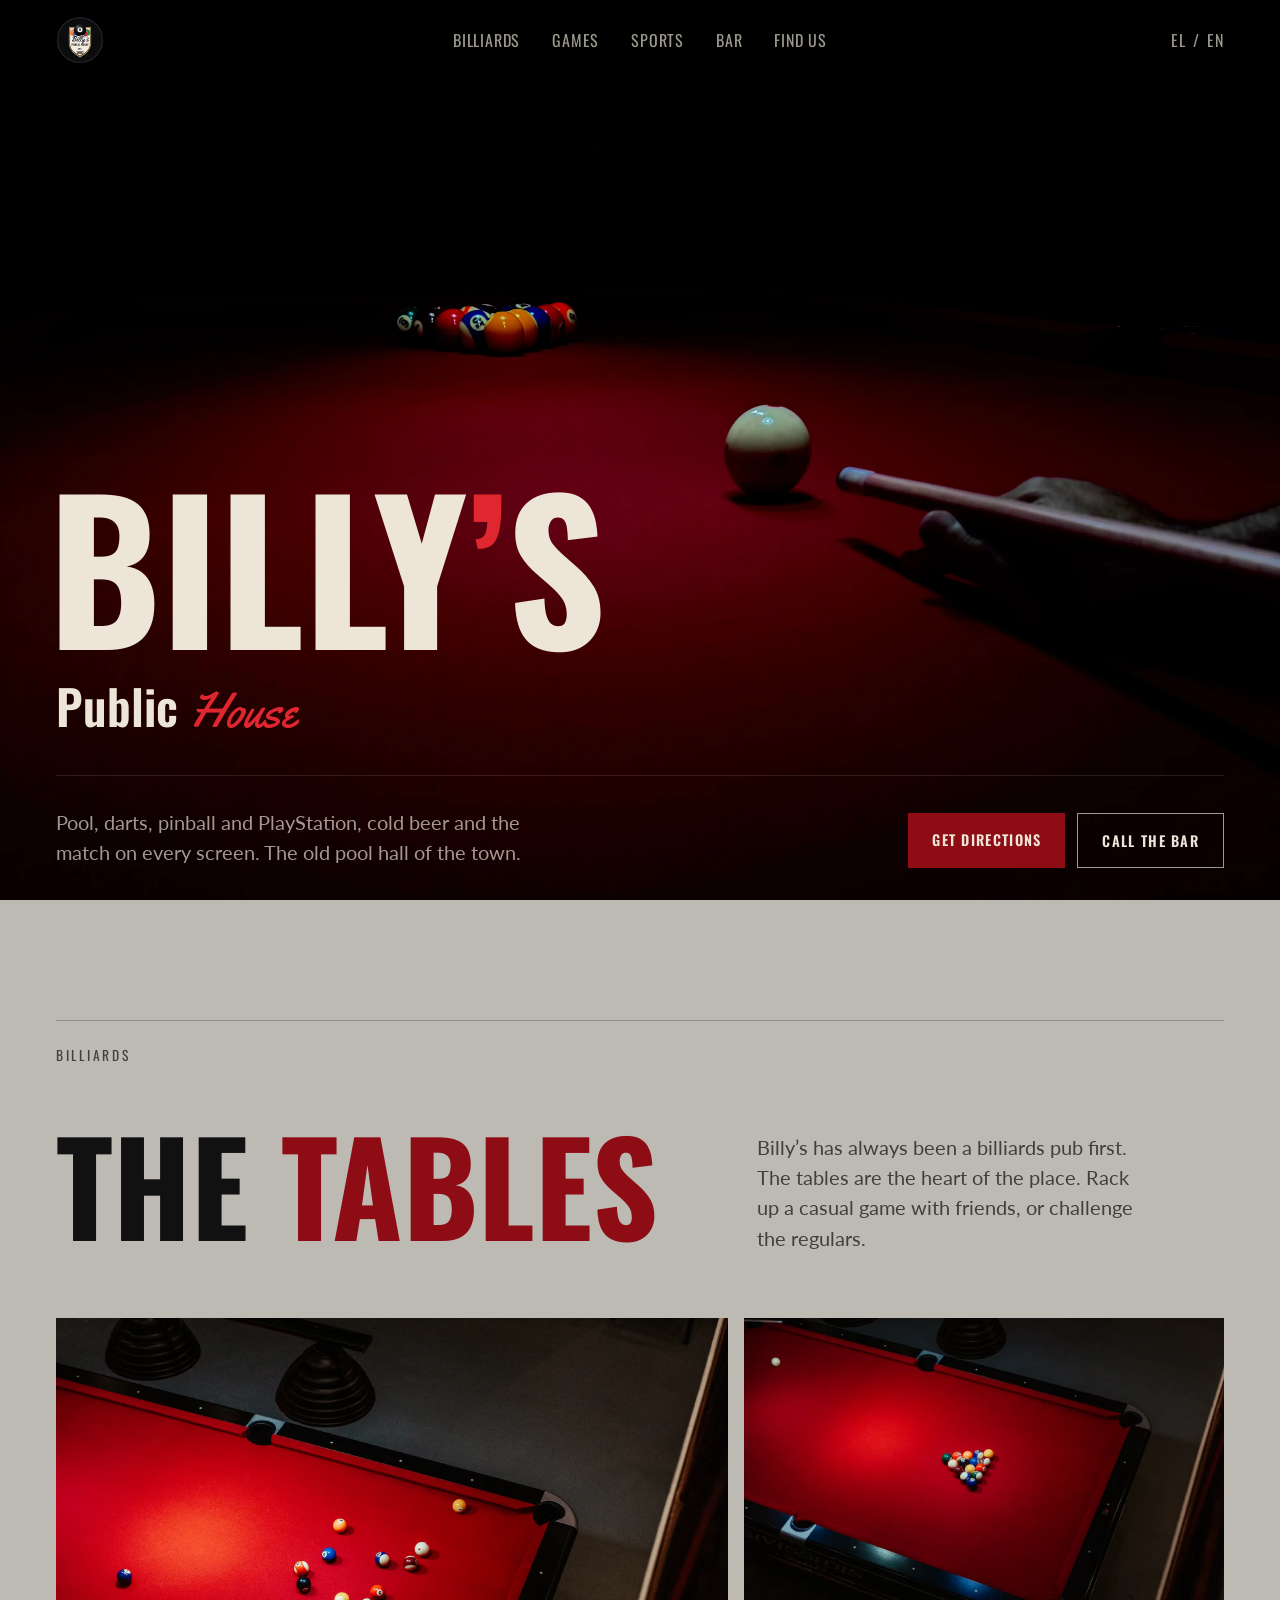
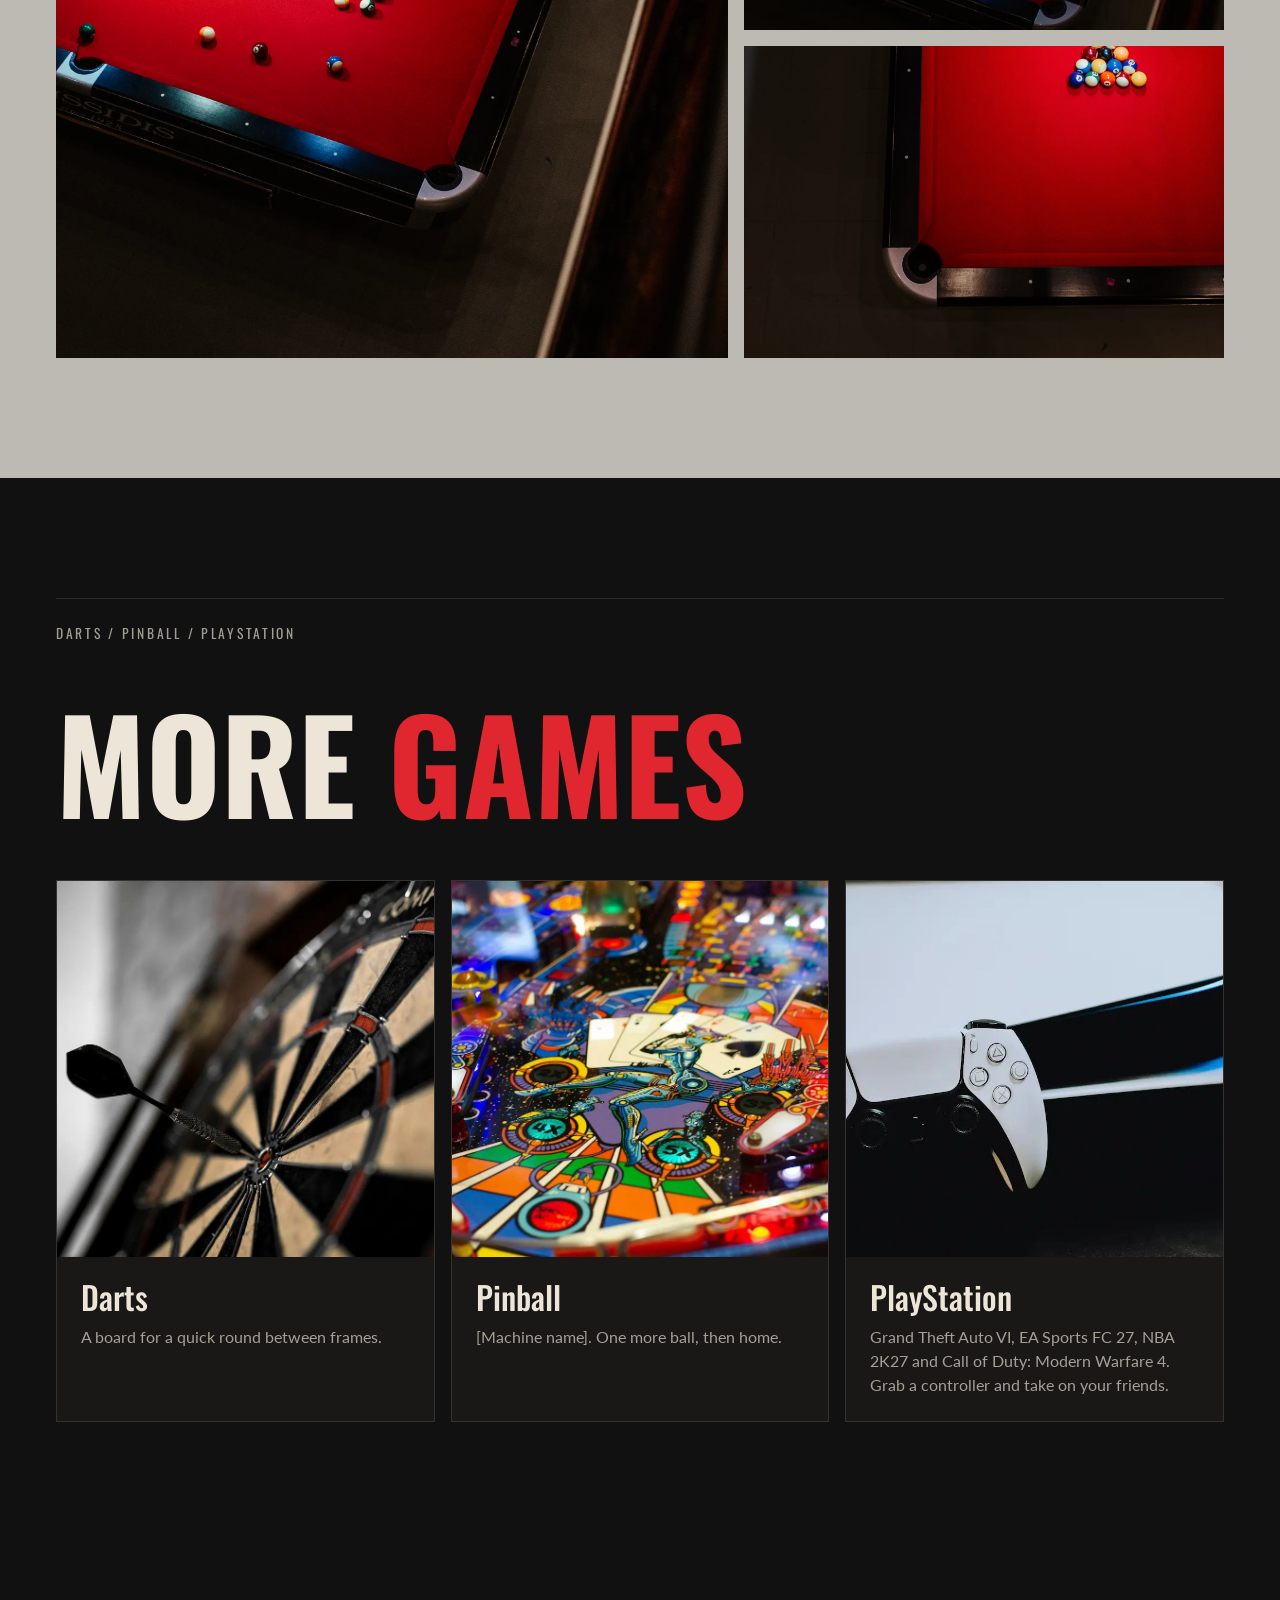
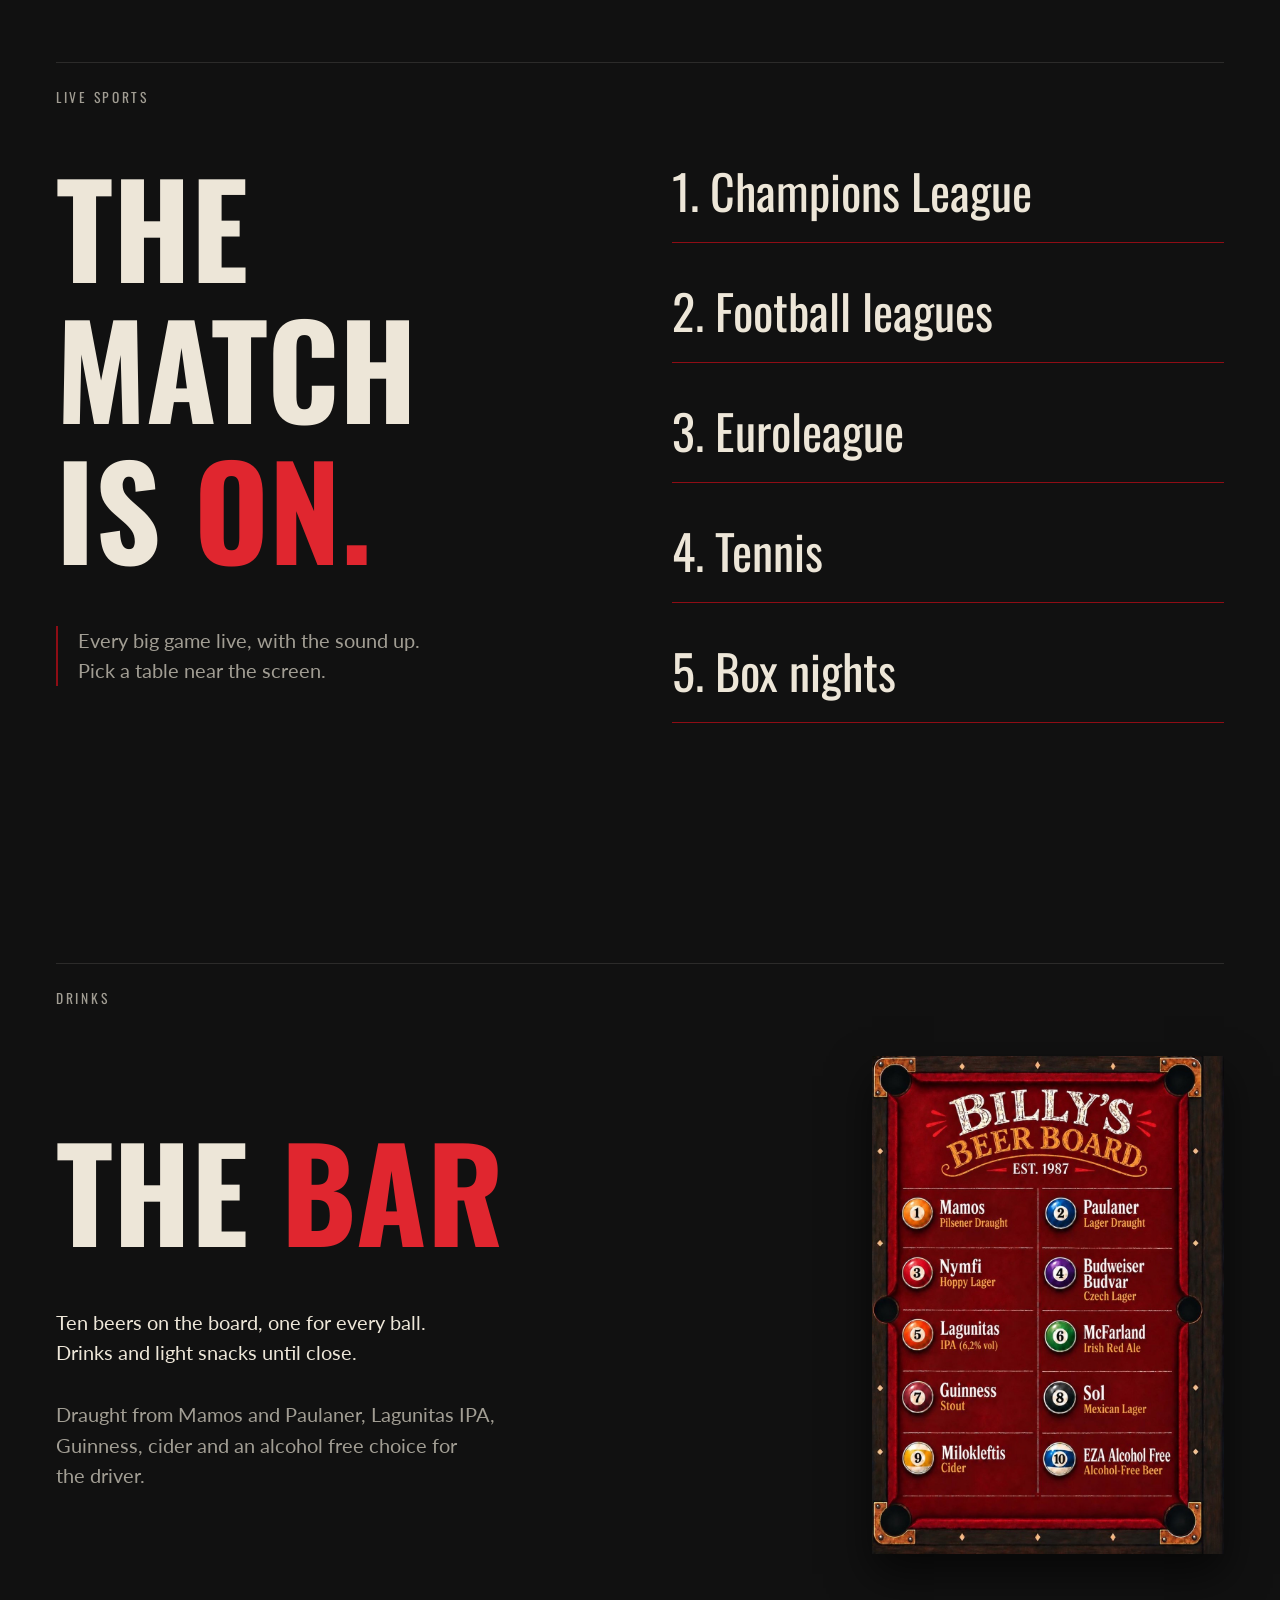
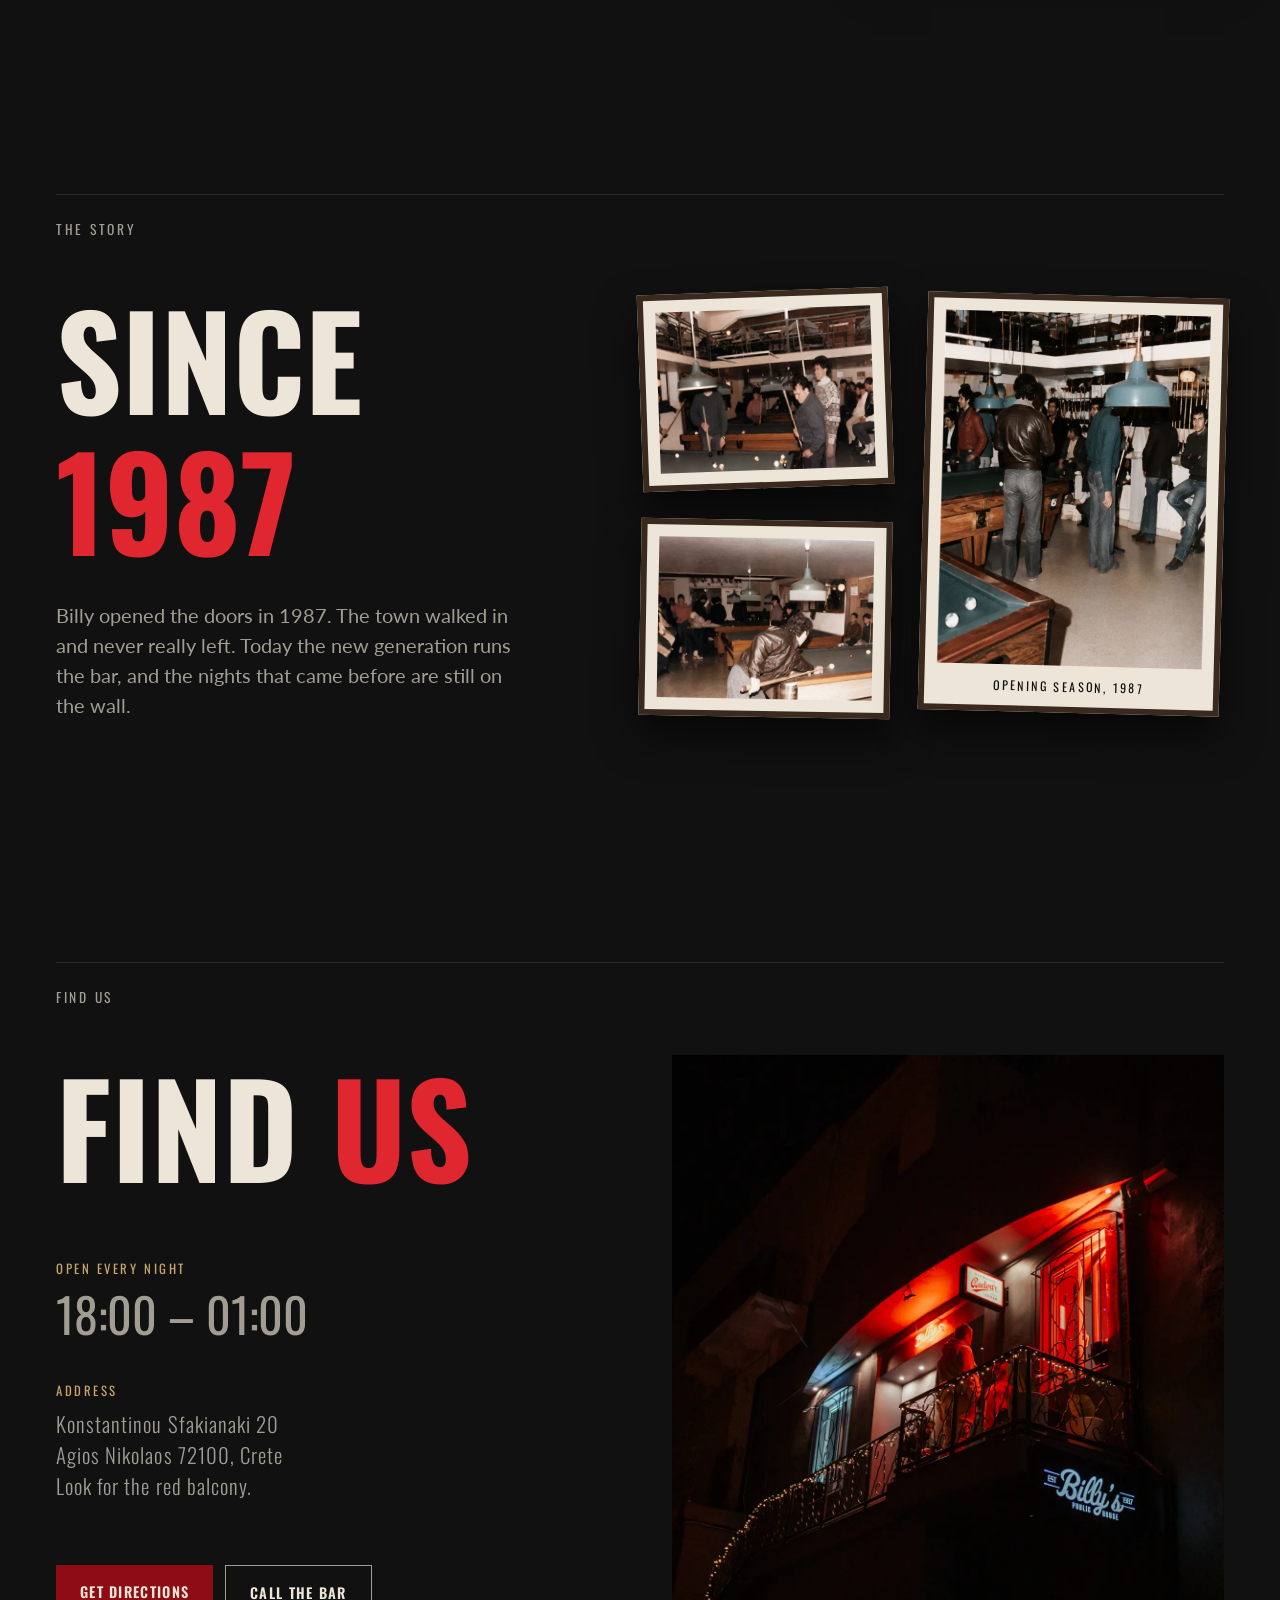
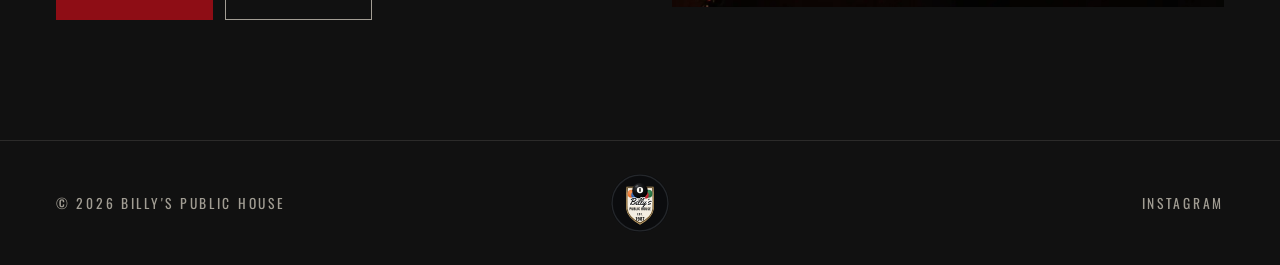
<file: index.html>
<!doctype html>
<html lang="en">
  <head>
    <meta charset="utf-8" />
    <meta name="viewport" content="width=device-width, initial-scale=1" />
    <title>Billy's Public House · Agios Nikolaos</title>
    <link rel="alternate" hreflang="en" href="./" />
    <link rel="alternate" hreflang="el" href="el/" />
    <link rel="alternate" hreflang="x-default" href="./" />
    <link rel="icon" href="assets/billys-logo.svg" type="image/svg+xml" />
    <link rel="preconnect" href="https://fonts.googleapis.com" />
    <link rel="preconnect" href="https://fonts.gstatic.com" crossorigin />
    <link
      href="https://fonts.googleapis.com/css2?family=Lato:wght@300;400;700&family=Oswald:wght@200..700&family=Yellowtail&display=swap"
      rel="stylesheet"
    />
    <link rel="stylesheet" href="assets/styles.css" />
    <script src="assets/script.js" defer></script>
  </head>
  <body>
    <!-- HEADER SECTION -->
    <header class="site-header">
      <nav class="site-header__nav" aria-label="Main">
        <!--HEADER BUTTON-->
        <button
          class="site-header__toggle"
          type="button"
          aria-label="Menu"
          popovertarget="site-menu"
        >
          <span class="site-header__toggle-line"></span>
          <span class="site-header__toggle-line"></span>
          <span class="site-header__toggle-line"></span>
        </button>
        <a
          href="#top"
          class="site-header__logo-link"
          aria-label="Billy's Public House, home"
        >
          <img
            class="site-header__logo-img"
            src="./assets/billys-logo.svg"
            alt="Billy's Public House"
            width="48"
            height="48"
          />
        </a>

        <ul class="site-header__menu" id="site-menu" popover>
          <li class="site-header__menu-top">
            <a
              href="#top"
              class="site-header__logo-link"
              aria-label="Billy's Public House, home"
            >
              <img
                class="site-header__logo-img"
                src="./assets/billys-logo.svg"
                alt=""
                width="48"
                height="48"
              />
            </a>
            <button
              class="site-header__close"
              type="button"
              aria-label="Close menu"
              popovertarget="site-menu"
              popovertargetaction="hide"
            ></button>
          </li>
          <li class="site-header__item">
            <a class="site-header__link" href="#billiards">Billiards</a>
          </li>
          <li class="site-header__item">
            <a class="site-header__link" href="#games">Games</a>
          </li>
          <li class="site-header__item">
            <a class="site-header__link" href="#sports">Sports</a>
          </li>
          <li class="site-header__item">
            <a class="site-header__link" href="#bar">Bar</a>
          </li>
          <li class="site-header__item">
            <a class="site-header__link" href="#find">Find us</a>
          </li>
          <li class="site-header__item site-header__item--lang">
            <a class="site-header__menu-lang" href="el/" lang="el" hreflang="el"
              >Ελληνικά</a
            >
            <span class="site-header__menu-lang-sep" aria-hidden="true">/</span>
            <a
              class="site-header__menu-lang"
              href="index.html"
              lang="en"
              hreflang="en"
              aria-current="true"
              >English</a
            >
          </li>
        </ul>

        <div class="site-header__lang">
          <a class="site-header__lang-link" href="el/" lang="el" hreflang="el"
            >el
          </a>
          <span class="site-header__slash" aria-hidden="true">/</span>
          <a
            class="site-header__lang-link"
            href="index.html"
            lang="en"
            hreflang="en"
            aria-current="true"
            >en</a
          >
        </div>
      </nav>
    </header>
    <main>
      <!-- HERO SECTION -->
      <section class="hero">
        <!-- HERO IMAGE -->

        <img
          class="hero__img"
          src="assets/photos/hero-billiards.webp"
          alt="In a dark room, a hand lines up a cue behind the cue ball on red felt, the racked balls waiting at the far end of the table"
          width="4284"
          height="3319"
          fetchpriority="high"
        />

        <!-- HERO TITLE, SUB TEXT -->
        <div class="hero__content">
          <!-- AGIOS NIKOLAOS, EST. 1987 -->
          <div class="hero__sub-text">
            <!-- <p class="hero__sub-item">Agios Nikolaos, Crete</p>
            <p class="hero__sub-item">est. <time datetime="1987">1987</time></p>-->
          </div>

          <!-- BILLY'S PUBLIC HOUSE -->
          <h1 class="hero__heading">
            <span class="hero__title"
              >Billy<span class="hero__apostrophe">&rsquo;</span>s</span
            >
            <span class="hero__sub-title"
              >Public <span class="hero__tagline-accent">House</span></span
            >
          </h1>

          <!-- HERO PARAGRAPH, BUTTONS -->
          <div class="hero__bottom">
            <p class="hero__paragraph paragraph">
              Pool, darts, pinball and PlayStation, cold beer and the match on
              every screen. The old pool hall of the town.
            </p>

            <!-- GET DIRECTIONS, CALL THE BAR -->
            <div class="hero__links">
              <a
                class="button button--main"
                href="https://maps.app.goo.gl/GQYf6XqLFFtqe7Yu7"
                target="_blank"
                rel="noopener"
                aria-label="Get Directions (opens in a new tab)"
                >Get Directions</a
              >
              <a class="button button--secondary" href="tel:+306970240215"
                >Call the bar</a
              >
            </div>
          </div>
        </div>
      </section>

      <!-- BILLIARDS SECTION -->
      <section id="billiards" class="billiards">
        <div class="billiards__wrapper">
          <div class="section-head">
            <span class="section-head__label section-head__label--billiards"
              >Billiards</span
            >
          </div>

          <div class="billiards__intro">
            <h2 class="billiards__title">
              The <em class="billiards__title-accent">tables</em>
            </h2>

            <div class="billiards__text">
              <p class="billiards__paragraph paragraph">
                Billy’s has always been a billiards pub first. The tables are
                the heart of the place. Rack up a casual game with friends, or
                challenge the regulars.
              </p>
            </div>
          </div>

          <div class="billiards__gallery">
            <img
              class="billiards__gallery-img"
              src="assets/photos/billiards-top2.webp"
              width="2040"
              height="3066"
              alt="The balls spread across the red felt after the break"
              loading="lazy"
            />
            <img
              class="billiards__gallery-img"
              src="assets/photos/billiards-top.webp"
              width="1200"
              height="1804"
              alt="A red table seen from above, the balls racked under the hanging lamps"
              loading="lazy"
            />
            <img
              class="billiards__gallery-img billiards__gallery-img--corner"
              src="assets/photos/billiards-top3.webp"
              width="3400"
              height="2267"
              alt="A corner pocket of the table, the rack set on the red felt"
              loading="lazy"
            />
          </div>
        </div>
      </section>

      <!-- GAMES SECTION -->
      <section id="games" class="games">
        <div class="games__wrapper">
          <div class="section-head">
            <span class="section-head__label"
              >Darts / Pinball / PlayStation</span
            >
          </div>

          <h2 class="games__title">
            More <em class="games__title-accent">games</em>
          </h2>

          <div class="games__cards">
            <article class="game-card">
              <img
                class="game-card__img"
                src="assets/photos/7e2778f5adaa5d61f7e5945b62bd089c.jpg"
                width="1193"
                height="795"
                alt="A dart in the board, close up"
                loading="lazy"
              />
              <div class="game-card__text">
                <h3 class="game-card__title">Darts</h3>
                <p class="game-card__paragraph">
                  A board for a quick round between frames.
                </p>
              </div>
            </article>
            <article class="game-card">
              <img
                class="game-card__img"
                src="assets/photos/6d2bb1bbd399c4a3c2eaf0744ae3e14d.jpg"
                width="1200"
                height="795"
                alt="The lit playfield of a pinball machine"
                loading="lazy"
              />
              <div class="game-card__text">
                <h3 class="game-card__title">Pinball</h3>
                <p class="game-card__paragraph paragraph">
                  [Machine name]. One more ball, then home.
                </p>
              </div>
            </article>
            <article class="game-card">
              <img
                class="game-card__img"
                src="assets/photos/7eb6062a57f5a0a9b8ea4727722ed9ac.jpg"
                width="1200"
                height="675"
                alt="A PlayStation 5 with its controller"
                loading="lazy"
              />
              <div class="game-card__text">
                <h3 class="game-card__title">PlayStation</h3>
                <p class="game-card__paragraph">
                  Grand Theft Auto VI, EA Sports FC 27, NBA 2K27 and Call of
                  Duty: Modern Warfare 4. Grab a controller and take on your
                  friends.
                </p>
              </div>
            </article>
          </div>
        </div>
      </section>

      <!-- LIVE SPORTS SECTION -->
      <section id="sports" class="sports">
        <div class="sports__wrapper">
          <div class="section-head">
            <span class="section-head__label">Live sports</span>
          </div>

          <div class="sports__intro">
            <div class="sports__text">
              <h2 class="sports__title">
                The match<br />
                is
                <em class="sports__title-accent"> on.</em>
              </h2>
              <p class="sports__paragraph paragraph">
                Every big game live, with the sound up. Pick a table near the
                screen.
              </p>
            </div>

            <ol class="sports__list">
              <li class="sports__item">Champions League</li>
              <li class="sports__item">Football leagues</li>
              <li class="sports__item">Euroleague</li>
              <li class="sports__item">Tennis</li>
              <li class="sports__item">Box nights</li>
            </ol>
          </div>
        </div>
      </section>

      <!-- BAR SECTION -->
      <section id="bar" class="bar">
        <div class="bar__wrapper">
          <div class="section-head">
            <span class="section-head__label">Drinks</span>
          </div>

          <div class="bar__grid">
            <div class="bar__text">
              <h2 class="bar__title">
                The <em class="bar__title-accent">bar</em>
              </h2>
              <p class="bar__paragraph paragraph">
                Ten beers on the board, one for every ball.<br />
                Drinks and light snacks until close.
              </p>
              <p class="bar__note paragraph">
                Draught from Mamos and Paulaner, Lagunitas IPA, Guinness, cider
                and an alcohol free choice for the driver.
              </p>
            </div>

            <figure class="bar__image">
              <img
                class="bar__image-img"
                src="assets/photos/a6a77d6f46a5f49b9d37c158e4342be8.jpg"
                width="990"
                height="1400"
                alt="Billy's Beer Board, est. 1987: ten beers listed on a red pool table, each next to a numbered ball"
                loading="lazy"
              />
            </figure>
          </div>
        </div>
      </section>

      <!-- HISTORY SECTION -->
      <section id="history" class="history">
        <div class="history__wrapper">
          <div class="section-head">
            <span class="section-head__label">The story</span>
          </div>

          <div class="history__grid">
            <div class="history__text">
              <h2 class="history__title">
                Since <em class="history__title-accent"><br />1987</em>
              </h2>
              <p class="history__paragraph paragraph">
                Billy opened the doors in 1987. The town walked in and never
                really left. Today the new generation runs the bar, and the
                nights that came before are still on the wall.
              </p>
            </div>

            <div class="history__gallery">
              <figure class="history__frame">
                <img
                  class="history__gallery-img"
                  src="assets/photos/billiards_1987_4.webp"
                  width="1132"
                  height="688"
                  alt="Billy's in the eighties, a player lining up a shot at a green table"
                  loading="lazy"
                />
              </figure>
              <figure class="history__frame">
                <img
                  class="history__gallery-img"
                  src="assets/photos/billiards_1987_3.webp"
                  width="1132"
                  height="693"
                  alt="A crowded night in the eighties, players around the tables"
                  loading="lazy"
                />
              </figure>
              <figure class="history__frame history__frame--tall">
                <img
                  class="history__gallery-img"
                  src="assets/photos/billiards_1987_2.webp"
                  width="692"
                  height="1161"
                  alt="Customers at the bar in the eighties"
                  loading="lazy"
                />
                <figcaption class="history__caption">
                  Opening season, 1987
                </figcaption>
              </figure>
            </div>
          </div>
        </div>
      </section>

      <!-- FIND US SECTION -->
      <section id="find" class="find">
        <div class="find__wrapper">
          <div class="section-head">
            <span class="section-head__label">Find us</span>
          </div>

          <div class="find__grid">
            <div class="find__text">
              <h2 class="find__title">
                Find <em class="find__title-accent">us</em>
              </h2>

              <dl class="find__info">
                <div class="find__info-item">
                  <dt class="find__label">Open every night</dt>
                  <dd class="find__hours">18:00 – 01:00</dd>
                </div>
                <div class="find__info-item">
                  <dt class="find__label">Address</dt>
                  <dd class="find__value">
                    <address class="find__address">
                      Konstantinou Sfakianaki 20<br />
                      Agios Nikolaos 72100, Crete<br />
                      Look for the red balcony.
                    </address>
                  </dd>
                </div>
              </dl>

              <div class="hero__links">
                <a
                  class="button button--main"
                  href="https://maps.app.goo.gl/GQYf6XqLFFtqe7Yu7"
                  target="_blank"
                  rel="noopener"
                  aria-label="Get Directions (opens in a new tab)"
                  >Get Directions</a
                >
                <a class="button button--secondary" href="tel:+306970240215"
                  >Call the bar</a
                >
              </div>
            </div>

            <figure class="find__figure">
              <img
                class="find__img"
                src="assets/photos/location-img.webp"
                width="1152"
                height="2048"
                alt="Billy's at night from the street, the balcony lit red with the blue neon sign on the railing"
                loading="lazy"
              />
            </figure>
          </div>
        </div>
      </section>
    </main>

    <!-- FOOTER SECTION SECTION -->
    <footer class="footer">
      <div class="footer__wrapper">
        <span class="footer__copy">© 2026 Billy's Public House</span>
        <img
          class="footer__logo"
          src="./assets/billys-logo.svg"
          alt="Billy's Public House"
          width="40"
          height="40"
        />
        <a
          href="https://www.instagram.com/billys_publichouse/"
          class="footer__link"
          >Instagram</a
        >
      </div>
    </footer>
  </body>
</html>
</file>
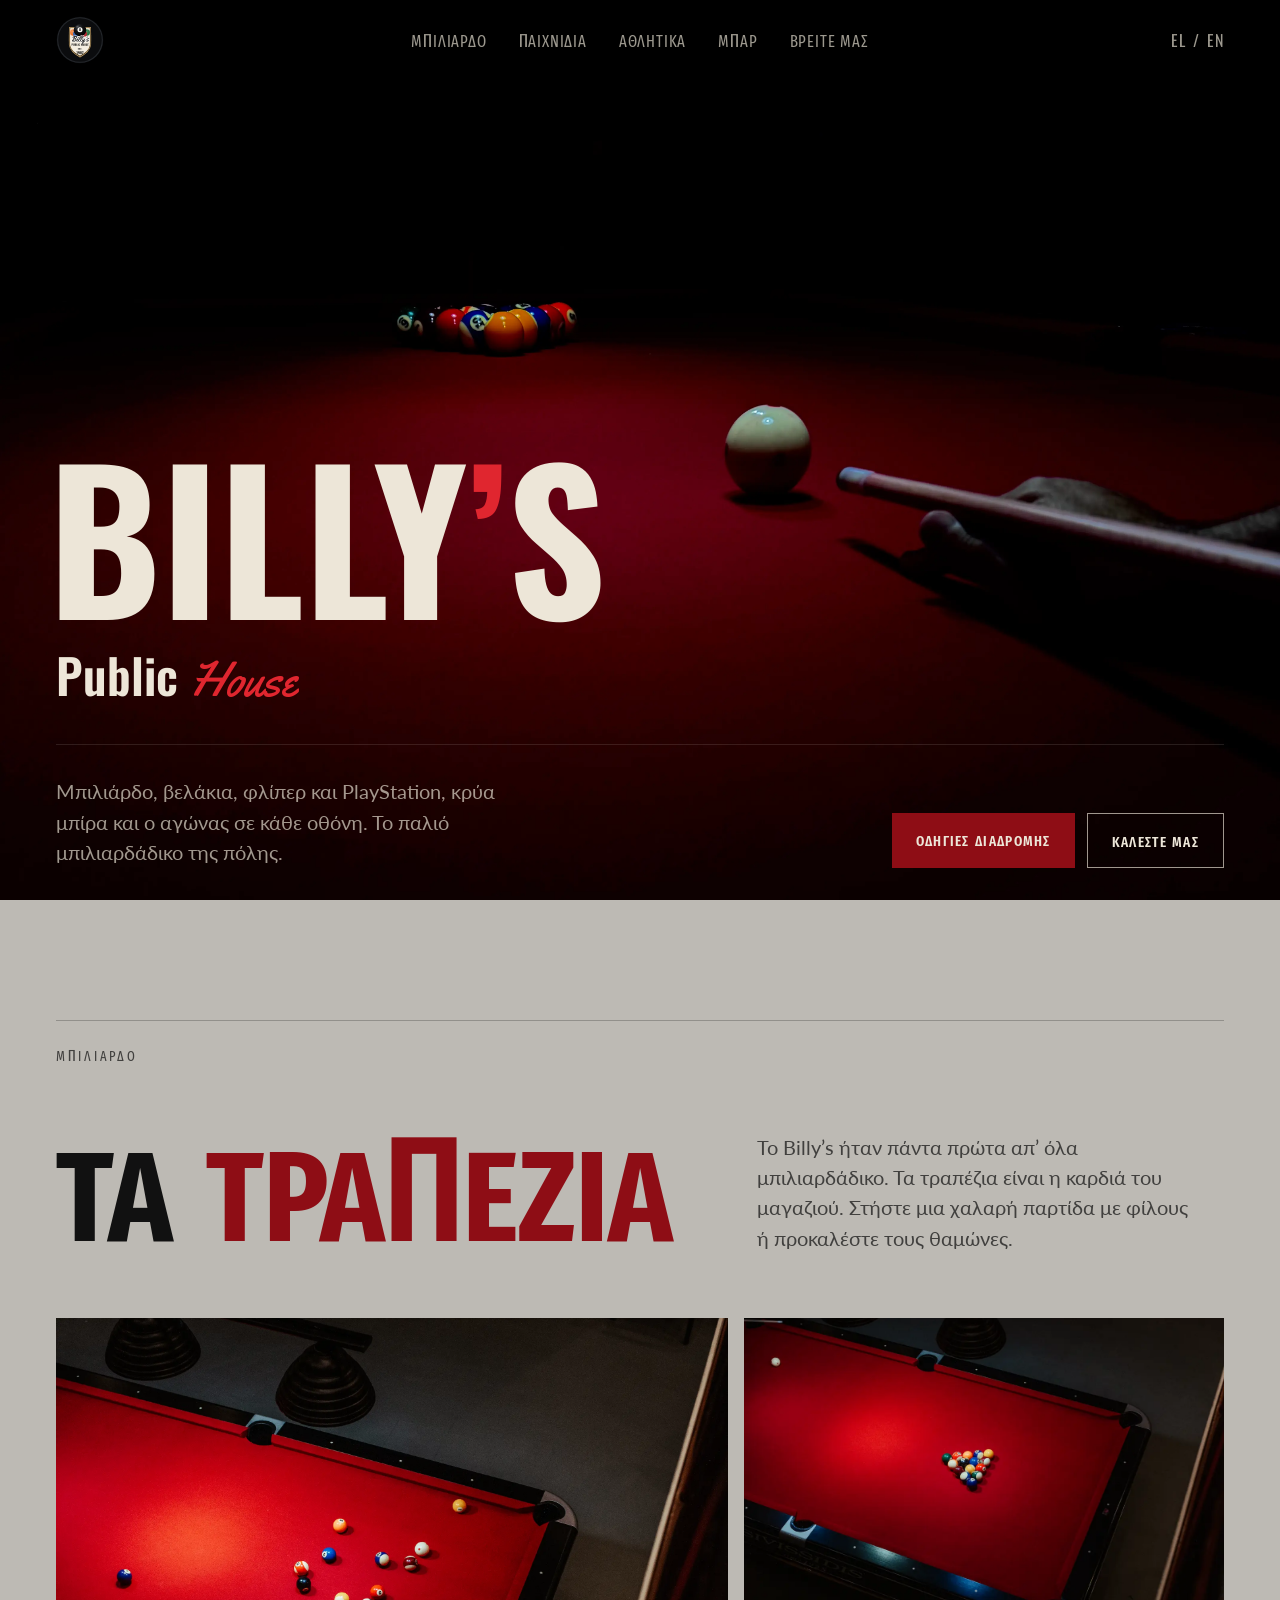
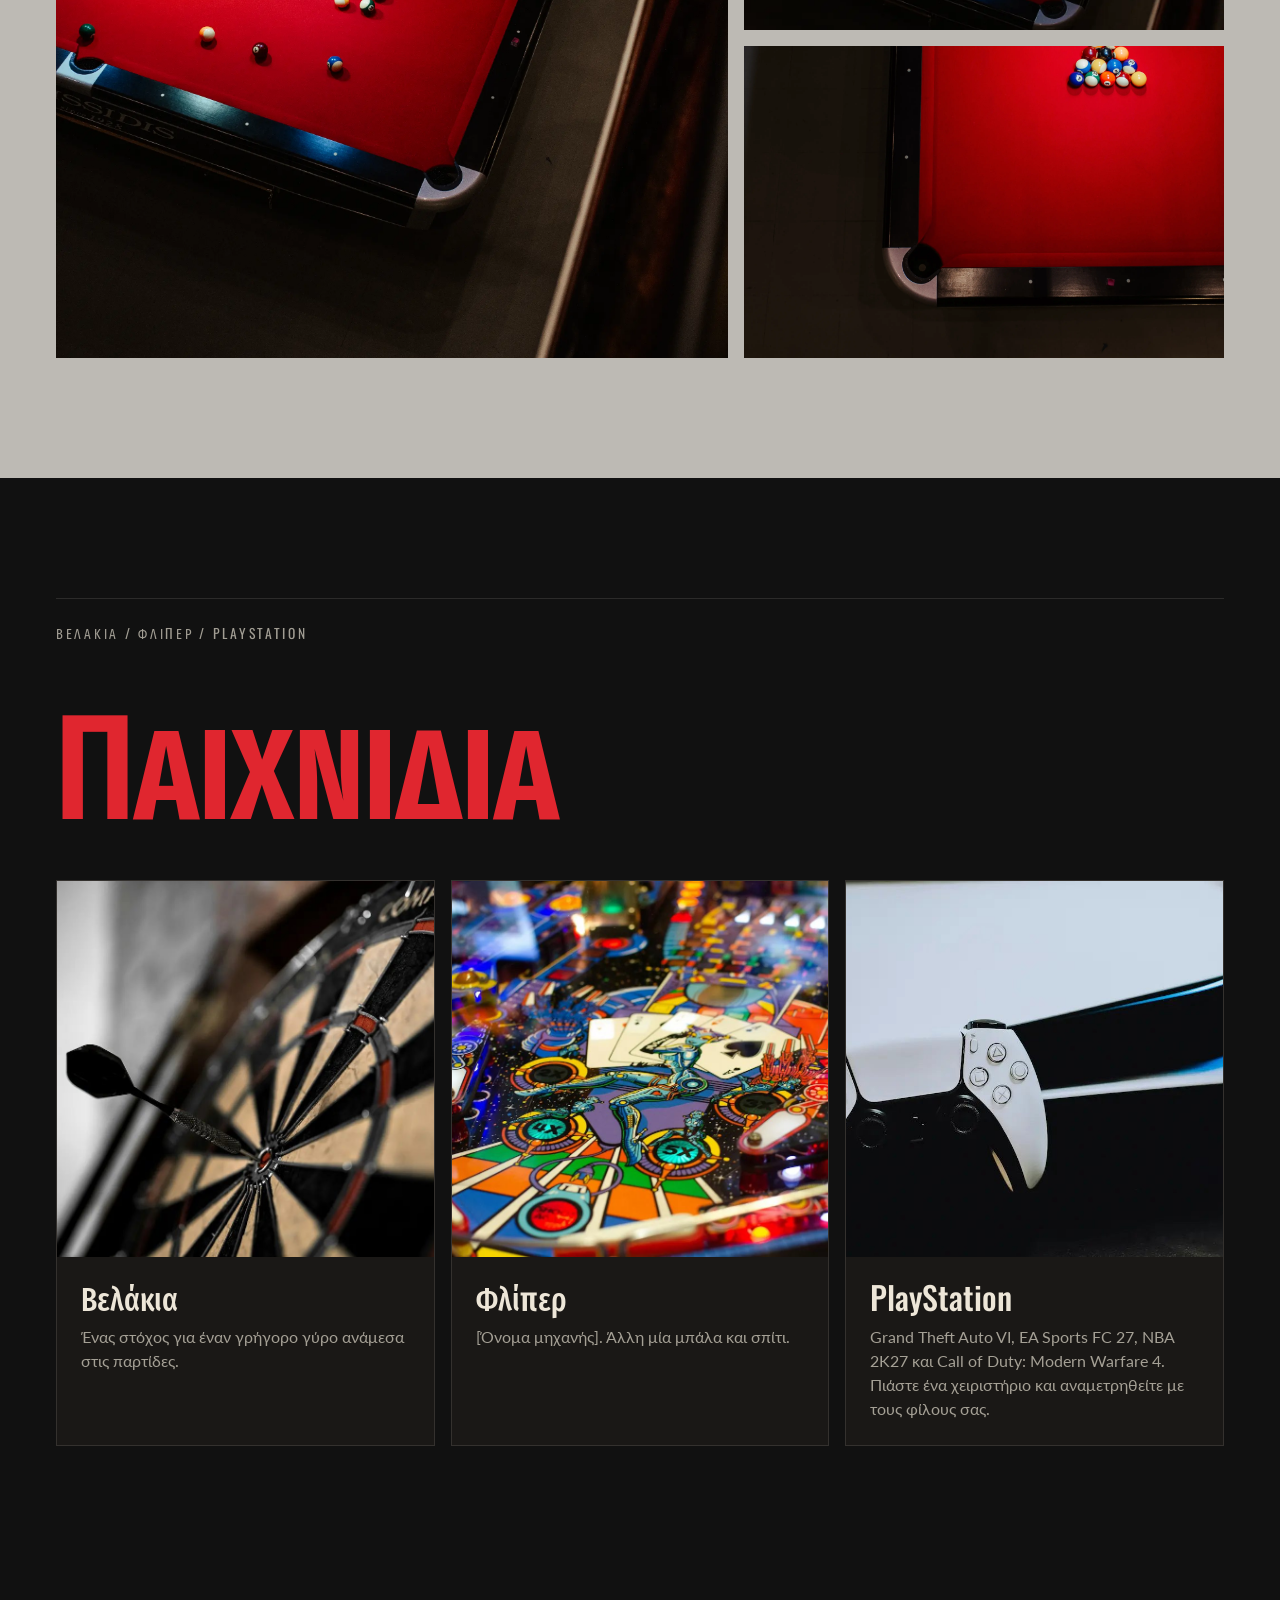
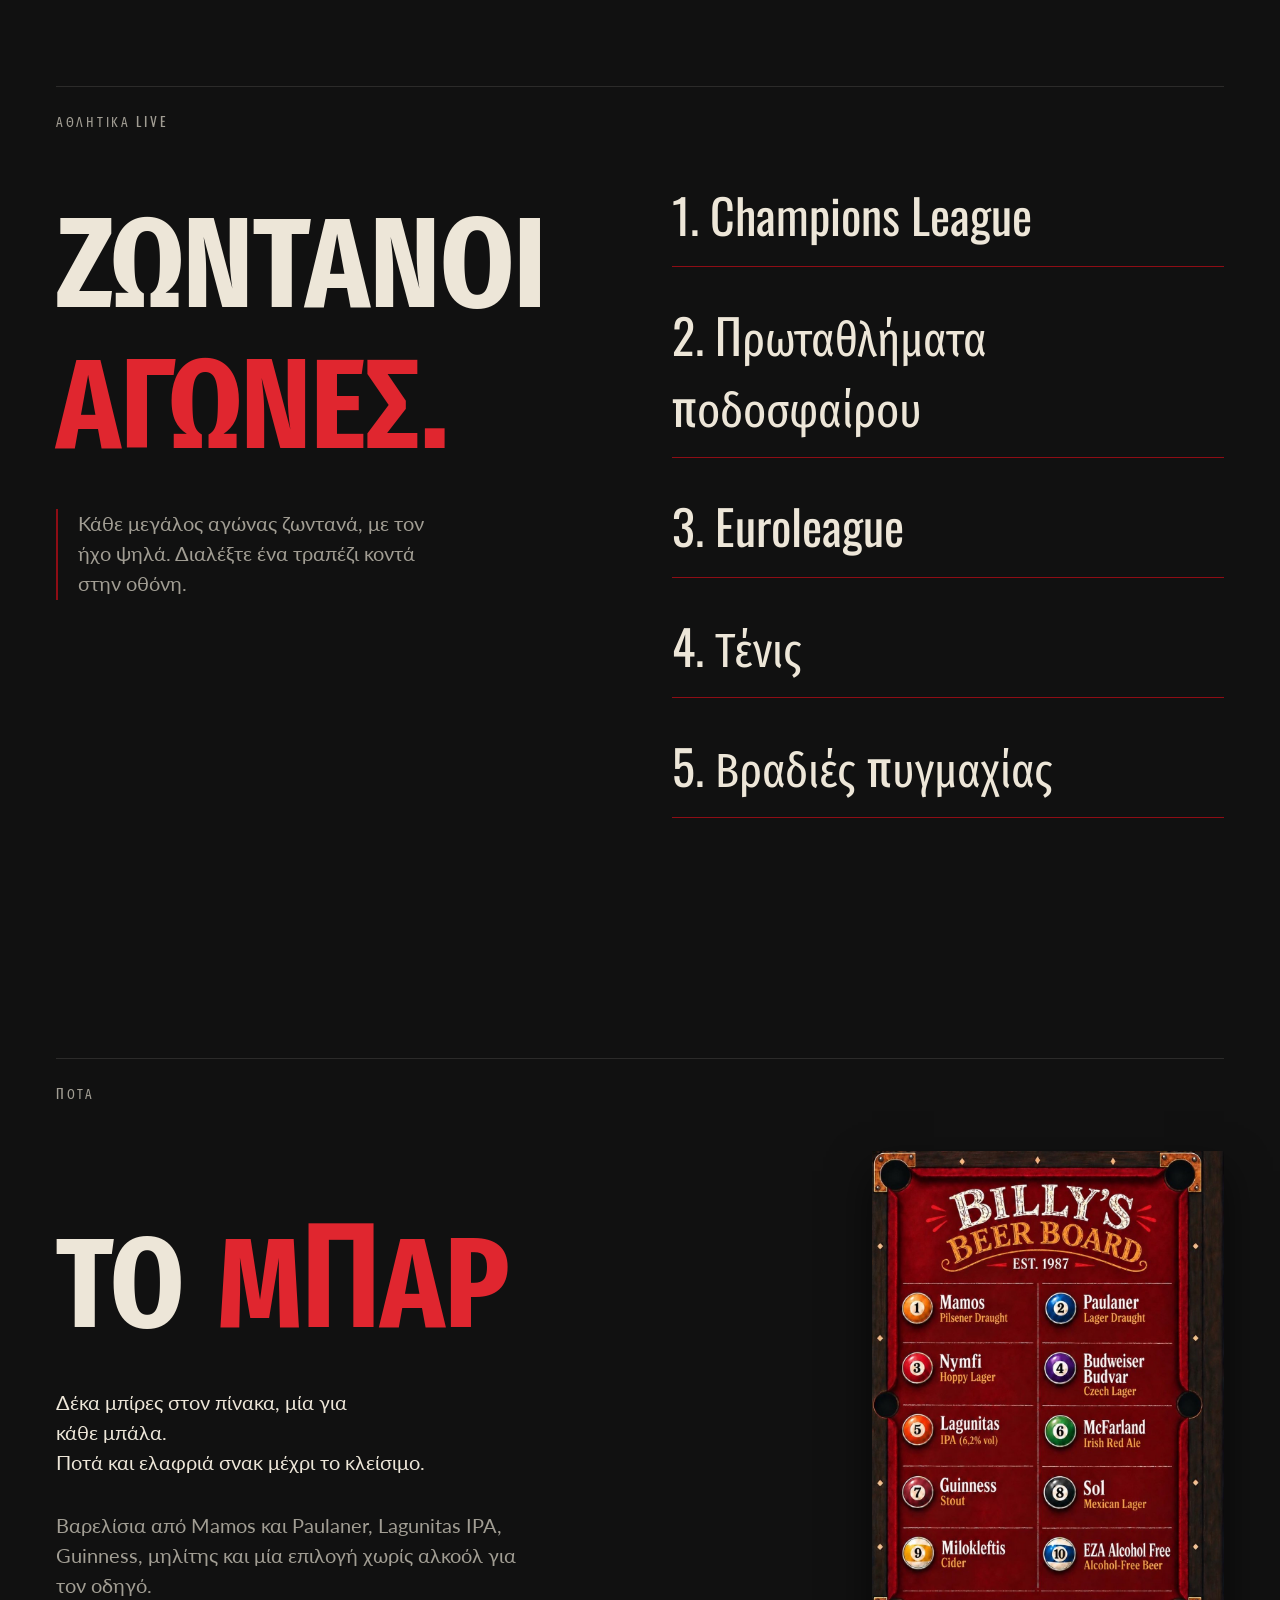
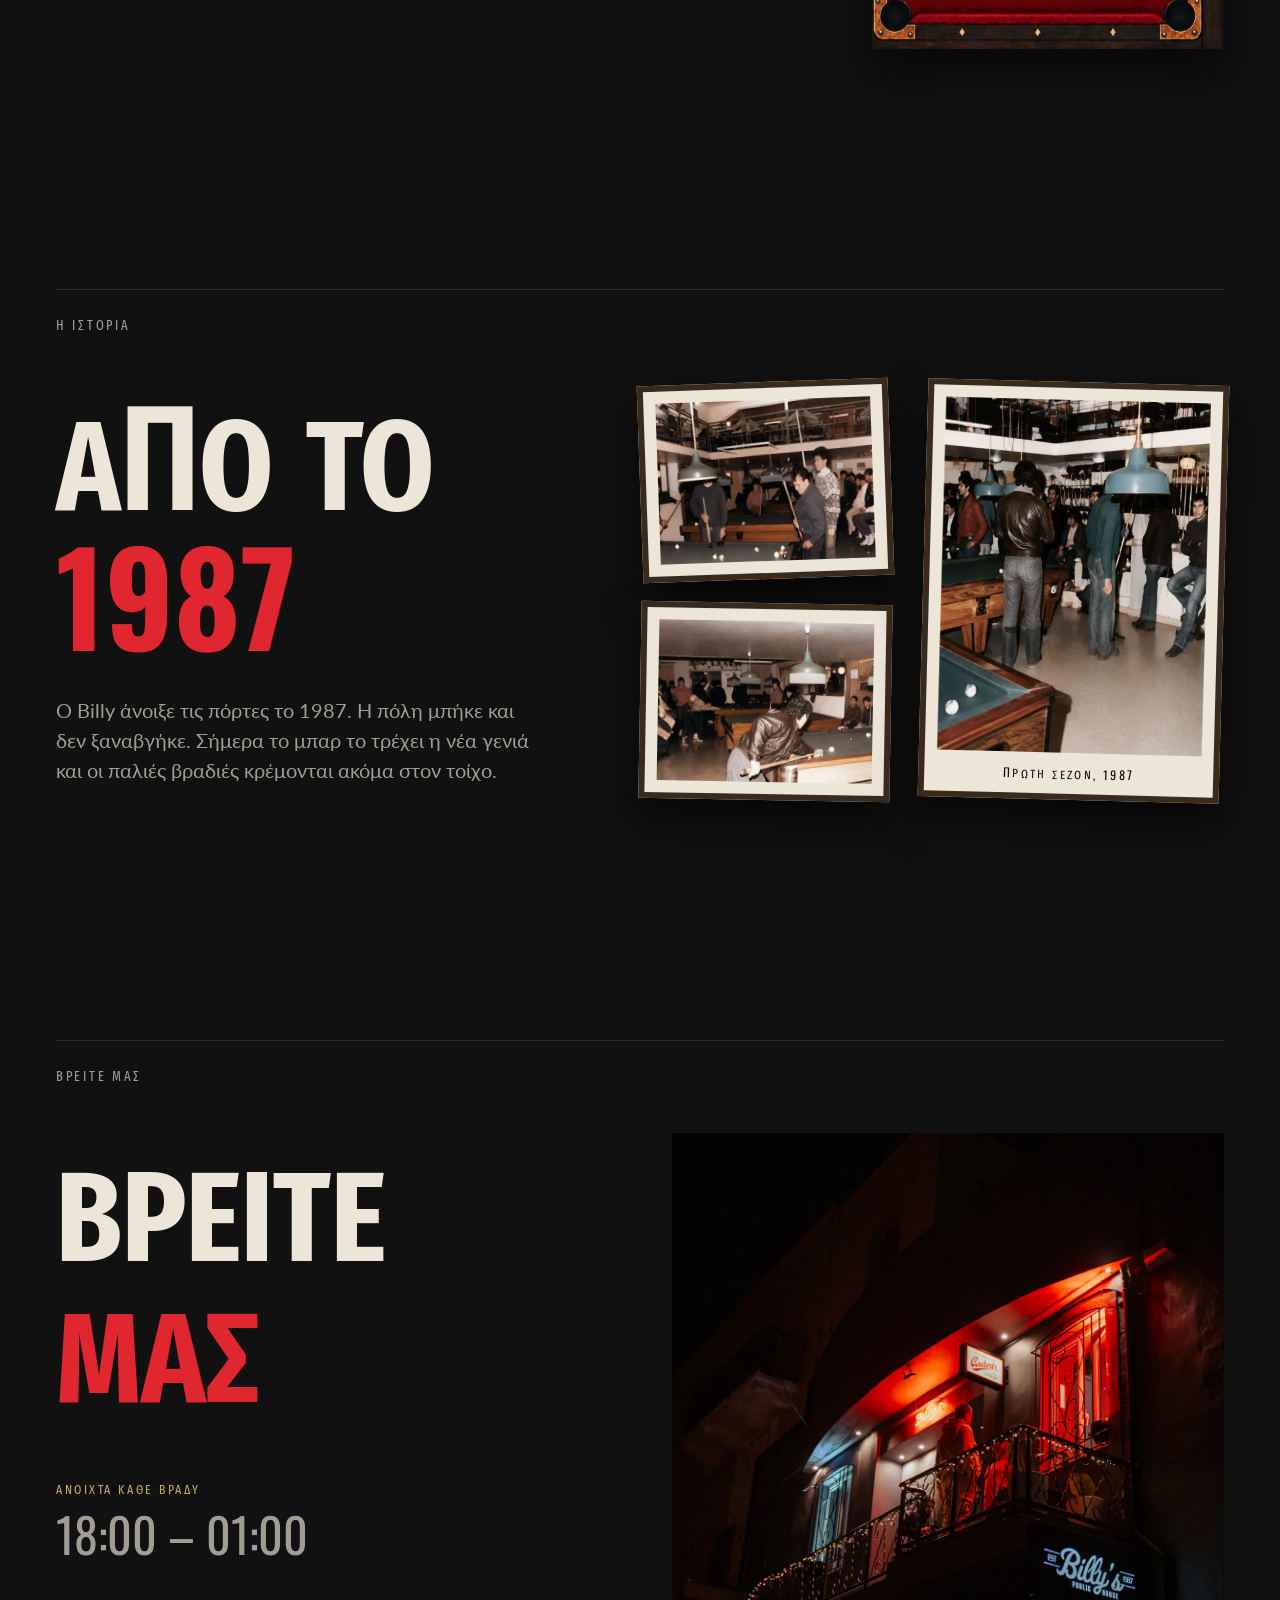
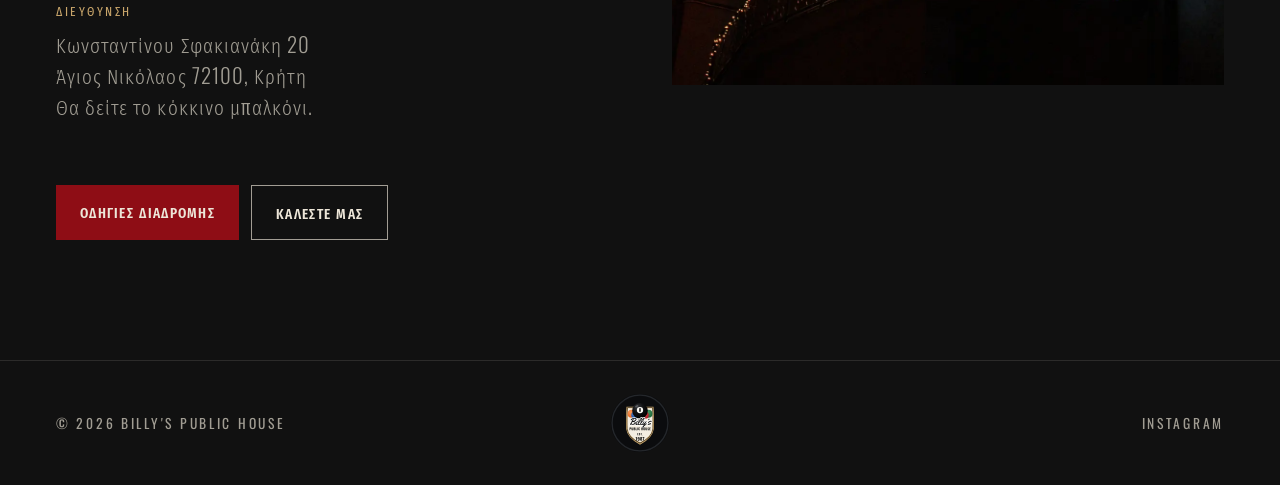
<file: el/index.html>
<!doctype html>
<html lang="el">
  <head>
    <meta charset="utf-8" />
    <meta name="viewport" content="width=device-width, initial-scale=1" />
    <title>Billy's Public House · Άγιος Νικόλαος</title>
    <link rel="alternate" hreflang="en" href="../" />
    <link rel="alternate" hreflang="el" href="./" />
    <link rel="alternate" hreflang="x-default" href="../" />
    <link rel="icon" href="../assets/billys-logo.svg" type="image/svg+xml" />
    <link rel="preconnect" href="https://fonts.googleapis.com" />
    <link rel="preconnect" href="https://fonts.gstatic.com" crossorigin />
    <link
      href="https://fonts.googleapis.com/css2?family=Fira+Sans+Extra+Condensed:wght@400;500;600;700&family=Fira+Sans:wght@300;400;600;700&family=Lato:wght@300;400;700&family=Oswald:wght@200..700&family=Yellowtail&display=swap"
      rel="stylesheet"
    />
    <link rel="stylesheet" href="../assets/styles.css" />
    <script src="../assets/script.js" defer></script>
  </head>
  <body>
    <!-- HEADER SECTION -->
    <header class="site-header">
      <nav class="site-header__nav" aria-label="Κύριο">
        <!--HEADER BUTTON-->
        <button
          class="site-header__toggle"
          type="button"
          aria-label="Μενού"
          popovertarget="site-menu"
        >
          <span class="site-header__toggle-line"></span>
          <span class="site-header__toggle-line"></span>
          <span class="site-header__toggle-line"></span>
        </button>
        <a
          href="#top"
          class="site-header__logo-link"
          aria-label="Billy's Public House, αρχική"
        >
          <img
            class="site-header__logo-img"
            src="../assets/billys-logo.svg"
            alt="Billy's Public House"
            width="48"
            height="48"
          />
        </a>

        <ul class="site-header__menu" id="site-menu" popover>
          <li class="site-header__menu-top">
            <a
              href="#top"
              class="site-header__logo-link"
              aria-label="Billy's Public House, αρχική"
            >
              <img
                class="site-header__logo-img"
                src="../assets/billys-logo.svg"
                alt=""
                width="48"
                height="48"
              />
            </a>
            <button
              class="site-header__close"
              type="button"
              aria-label="Κλείσιμο μενού"
              popovertarget="site-menu"
              popovertargetaction="hide"
            ></button>
          </li>
          <li class="site-header__item">
            <a class="site-header__link" href="#billiards">Μπιλιάρδο</a>
          </li>
          <li class="site-header__item">
            <a class="site-header__link" href="#games">Παιχνίδια</a>
          </li>
          <li class="site-header__item">
            <a class="site-header__link" href="#sports">Αθλητικά</a>
          </li>
          <li class="site-header__item">
            <a class="site-header__link" href="#bar">Μπαρ</a>
          </li>
          <li class="site-header__item">
            <a class="site-header__link" href="#find">Βρείτε μας</a>
          </li>
          <li class="site-header__item site-header__item--lang">
            <a
              class="site-header__menu-lang"
              href="./"
              lang="el"
              hreflang="el"
              aria-current="true"
              >Ελληνικά</a
            >
            <span class="site-header__menu-lang-sep" aria-hidden="true">/</span>
            <a class="site-header__menu-lang" href="../" lang="en" hreflang="en"
              >English</a
            >
          </li>
        </ul>

        <div class="site-header__lang">
          <a
            class="site-header__lang-link"
            href="./"
            lang="el"
            hreflang="el"
            aria-current="true"
            >el</a
          >
          <span class="site-header__slash" aria-hidden="true">/</span>
          <a class="site-header__lang-link" href="../" lang="en" hreflang="en"
            >en</a
          >
        </div>
      </nav>
    </header>
    <main>
      <!-- HERO SECTION -->
      <section class="hero">
        <!-- HERO IMAGE -->

        <img
          class="hero__img"
          src="../assets/photos/hero-billiards.webp"
          alt="Σε ένα σκοτεινό δωμάτιο, ένα χέρι σημαδεύει με το στέκι πίσω από την άσπρη μπάλα πάνω σε κόκκινο τάπητα, με τις μπάλες στημένες στην άκρη του τραπεζιού"
          width="4284"
          height="3319"
          fetchpriority="high"
        />

        <!-- HERO TITLE, SUB TEXT -->
        <div class="hero__content">
          <!-- AGIOS NIKOLAOS, EST. 1987 -->
          <div class="hero__sub-text">
            <!-- <p class="hero__sub-item">Agios Nikolaos, Crete</p>
            <p class="hero__sub-item">est. <time datetime="1987">1987</time></p>-->
          </div>

          <!-- BILLY'S PUBLIC HOUSE -->
          <h1 class="hero__heading">
            <span class="hero__title"
              >Billy<span class="hero__apostrophe">&rsquo;</span>s</span
            >
            <span class="hero__sub-title"
              >Public <span class="hero__tagline-accent">House</span></span
            >
          </h1>

          <!-- HERO PARAGRAPH, BUTTONS -->
          <div class="hero__bottom">
            <p class="hero__paragraph paragraph">
              Μπιλιάρδο, βελάκια, φλίπερ και PlayStation, κρύα μπίρα και ο
              αγώνας σε κάθε οθόνη. Το παλιό μπιλιαρδάδικο της πόλης.
            </p>

            <!-- GET DIRECTIONS, CALL THE BAR -->
            <div class="hero__links">
              <a
                class="button button--main"
                href="https://maps.app.goo.gl/GQYf6XqLFFtqe7Yu7"
                target="_blank"
                rel="noopener"
                aria-label="Οδηγίες διαδρομής (ανοίγει σε νέα καρτέλα)"
                >Οδηγίες διαδρομής</a
              >
              <a class="button button--secondary" href="tel:+306970240215"
                >Καλέστε μας</a
              >
            </div>
          </div>
        </div>
      </section>

      <!-- BILLIARDS SECTION -->
      <section id="billiards" class="billiards">
        <div class="billiards__wrapper">
          <div class="section-head">
            <span class="section-head__label section-head__label--billiards"
              >Μπιλιάρδο</span
            >
          </div>

          <div class="billiards__intro">
            <h2 class="billiards__title">
              Τα <em class="billiards__title-accent">τραπέζια</em>
            </h2>

            <div class="billiards__text">
              <p class="billiards__paragraph paragraph">
                Το Billy’s ήταν πάντα πρώτα απ’ όλα μπιλιαρδάδικο. Τα τραπέζια
                είναι η καρδιά του μαγαζιού. Στήστε μια χαλαρή παρτίδα με φίλους
                ή προκαλέστε τους θαμώνες.
              </p>
            </div>
          </div>

          <div class="billiards__gallery">
            <img
              class="billiards__gallery-img"
              src="../assets/photos/billiards-top2.webp"
              width="2040"
              height="3066"
              alt="Οι μπάλες απλωμένες στον κόκκινο τάπητα μετά το σπάσιμο"
              loading="lazy"
            />
            <img
              class="billiards__gallery-img"
              src="../assets/photos/billiards-top.webp"
              width="1200"
              height="1804"
              alt="Κόκκινο τραπέζι από ψηλά, οι μπάλες στημένες κάτω από τα κρεμαστά φώτα"
              loading="lazy"
            />
            <img
              class="billiards__gallery-img billiards__gallery-img--corner"
              src="../assets/photos/billiards-top3.webp"
              width="3400"
              height="2267"
              alt="Μια γωνιακή τρύπα του τραπεζιού, το τρίγωνο στημένο στον κόκκινο τάπητα"
              loading="lazy"
            />
          </div>
        </div>
      </section>

      <!-- GAMES SECTION -->
      <section id="games" class="games">
        <div class="games__wrapper">
          <div class="section-head">
            <span class="section-head__label"
              >Βελάκια / Φλίπερ / PlayStation</span
            >
          </div>

          <h2 class="games__title">
            <em class="games__title-accent">παιχνίδια</em>
          </h2>

          <div class="games__cards">
            <article class="game-card">
              <img
                class="game-card__img"
                src="../assets/photos/7e2778f5adaa5d61f7e5945b62bd089c.jpg"
                width="1193"
                height="795"
                alt="Ένα βελάκι στον στόχο, από κοντά"
                loading="lazy"
              />
              <div class="game-card__text">
                <h3 class="game-card__title">Βελάκια</h3>
                <p class="game-card__paragraph">
                  Ένας στόχος για έναν γρήγορο γύρο ανάμεσα στις παρτίδες.
                </p>
              </div>
            </article>
            <article class="game-card">
              <img
                class="game-card__img"
                src="../assets/photos/6d2bb1bbd399c4a3c2eaf0744ae3e14d.jpg"
                width="1200"
                height="795"
                alt="Το φωτισμένο ταμπλό ενός φλίπερ"
                loading="lazy"
              />
              <div class="game-card__text">
                <h3 class="game-card__title">Φλίπερ</h3>
                <p class="game-card__paragraph paragraph">
                  [Όνομα μηχανής]. Άλλη μία μπάλα και σπίτι.
                </p>
              </div>
            </article>
            <article class="game-card">
              <img
                class="game-card__img"
                src="../assets/photos/7eb6062a57f5a0a9b8ea4727722ed9ac.jpg"
                width="1200"
                height="675"
                alt="Ένα PlayStation 5 με το χειριστήριό του"
                loading="lazy"
              />
              <div class="game-card__text">
                <h3 class="game-card__title">PlayStation</h3>
                <p class="game-card__paragraph">
                  Grand Theft Auto VI, EA Sports FC 27, NBA 2K27 και Call of
                  Duty: Modern Warfare 4. Πιάστε ένα χειριστήριο και
                  αναμετρηθείτε με τους φίλους σας.
                </p>
              </div>
            </article>
          </div>
        </div>
      </section>

      <!-- LIVE SPORTS SECTION -->
      <section id="sports" class="sports">
        <div class="sports__wrapper">
          <div class="section-head">
            <span class="section-head__label">Αθλητικά live</span>
          </div>

          <div class="sports__intro">
            <div class="sports__text">
              <h2 class="sports__title">
                Ζωντανοί<br />
                <em class="sports__title-accent">αγώνες.</em>
              </h2>
              <p class="sports__paragraph paragraph">
                Κάθε μεγάλος αγώνας ζωντανά, με τον ήχο ψηλά. Διαλέξτε ένα
                τραπέζι κοντά στην οθόνη.
              </p>
            </div>

            <ol class="sports__list">
              <li class="sports__item">Champions League</li>
              <li class="sports__item">Πρωταθλήματα ποδοσφαίρου</li>
              <li class="sports__item">Euroleague</li>
              <li class="sports__item">Τένις</li>
              <li class="sports__item">Βραδιές πυγμαχίας</li>
            </ol>
          </div>
        </div>
      </section>

      <!-- BAR SECTION -->
      <section id="bar" class="bar">
        <div class="bar__wrapper">
          <div class="section-head">
            <span class="section-head__label">Ποτά</span>
          </div>

          <div class="bar__grid">
            <div class="bar__text">
              <h2 class="bar__title">
                Το <em class="bar__title-accent">μπαρ</em>
              </h2>
              <p class="bar__paragraph paragraph">
                Δέκα μπίρες στον πίνακα, μία για κάθε μπάλα.<br />
                Ποτά και ελαφριά σνακ μέχρι το κλείσιμο.
              </p>
              <p class="bar__note paragraph">
                Βαρελίσια από Mamos και Paulaner, Lagunitas IPA, Guinness,
                μηλίτης και μία επιλογή χωρίς αλκοόλ για τον οδηγό.
              </p>
            </div>

            <figure class="bar__image">
              <img
                class="bar__image-img"
                src="../assets/photos/a6a77d6f46a5f49b9d37c158e4342be8.jpg"
                width="990"
                height="1400"
                alt="Billy's Beer Board, από το 1987: δέκα μπίρες γραμμένες σε ένα κόκκινο τραπέζι μπιλιάρδου, η καθεμία δίπλα σε μια αριθμημένη μπάλα"
                loading="lazy"
              />
            </figure>
          </div>
        </div>
      </section>

      <!-- HISTORY SECTION -->
      <section id="history" class="history">
        <div class="history__wrapper">
          <div class="section-head">
            <span class="section-head__label">Η ιστορία</span>
          </div>

          <div class="history__grid">
            <div class="history__text">
              <h2 class="history__title">
                Από το <em class="history__title-accent"><br />1987</em>
              </h2>
              <p class="history__paragraph paragraph">
                Ο Billy άνοιξε τις πόρτες το 1987. Η πόλη μπήκε και δεν
                ξαναβγήκε. Σήμερα το μπαρ το τρέχει η νέα γενιά και οι παλιές
                βραδιές κρέμονται ακόμα στον τοίχο.
              </p>
            </div>

            <div class="history__gallery">
              <figure class="history__frame">
                <img
                  class="history__gallery-img"
                  src="../assets/photos/billiards_1987_4.webp"
                  width="1132"
                  height="688"
                  alt="Το Billy’s τη δεκαετία του ’80, ένας παίκτης σημαδεύει σε πράσινο τραπέζι"
                  loading="lazy"
                />
              </figure>
              <figure class="history__frame">
                <img
                  class="history__gallery-img"
                  src="../assets/photos/billiards_1987_3.webp"
                  width="1132"
                  height="693"
                  alt="Μια γεμάτη βραδιά τη δεκαετία του ’80, παίκτες γύρω από τα τραπέζια"
                  loading="lazy"
                />
              </figure>
              <figure class="history__frame history__frame--tall">
                <img
                  class="history__gallery-img"
                  src="../assets/photos/billiards_1987_2.webp"
                  width="692"
                  height="1161"
                  alt="Θαμώνες στο μπαρ τη δεκαετία του ’80"
                  loading="lazy"
                />
                <figcaption class="history__caption">
                  Πρώτη σεζόν, 1987
                </figcaption>
              </figure>
            </div>
          </div>
        </div>
      </section>

      <!-- FIND US SECTION -->
      <section id="find" class="find">
        <div class="find__wrapper">
          <div class="section-head">
            <span class="section-head__label">Βρείτε μας</span>
          </div>

          <div class="find__grid">
            <div class="find__text">
              <h2 class="find__title">
                Βρείτε <em class="find__title-accent">μας</em>
              </h2>

              <dl class="find__info">
                <div class="find__info-item">
                  <dt class="find__label">Ανοιχτά κάθε βράδυ</dt>
                  <dd class="find__hours">18:00 – 01:00</dd>
                </div>
                <div class="find__info-item">
                  <dt class="find__label">Διεύθυνση</dt>
                  <dd class="find__value">
                    <address class="find__address">
                      Κωνσταντίνου Σφακιανάκη 20<br />
                      Άγιος Νικόλαος 72100, Κρήτη<br />
                      Θα δείτε το κόκκινο μπαλκόνι.
                    </address>
                  </dd>
                </div>
              </dl>

              <div class="hero__links">
                <a
                  class="button button--main"
                  href="https://maps.app.goo.gl/GQYf6XqLFFtqe7Yu7"
                  target="_blank"
                  rel="noopener"
                  aria-label="Οδηγίες διαδρομής (ανοίγει σε νέα καρτέλα)"
                  >Οδηγίες διαδρομής</a
                >
                <a class="button button--secondary" href="tel:+306970240215"
                  >Καλέστε μας</a
                >
              </div>
            </div>

            <figure class="find__figure">
              <img
                class="find__img"
                src="../assets/photos/location-img.webp"
                width="1152"
                height="2048"
                alt="Το Billy’s τη νύχτα από τον δρόμο, το μπαλκόνι φωτισμένο κόκκινο και η μπλε επιγραφή νέον στο κάγκελο"
                loading="lazy"
              />
            </figure>
          </div>
        </div>
      </section>
    </main>

    <!-- FOOTER SECTION SECTION -->
    <footer class="footer">
      <div class="footer__wrapper">
        <span class="footer__copy">© 2026 Billy's Public House</span>
        <img
          class="footer__logo"
          src="../assets/billys-logo.svg"
          alt="Billy's Public House"
          width="40"
          height="40"
        />
        <a
          href="https://www.instagram.com/billys_publichouse/"
          class="footer__link"
          >Instagram</a
        >
      </div>
    </footer>
  </body>
</html>
</file>
<file: assets/styles.css>
/*=== RESET ===*/
*,
*::before,
*::after {
  margin: 0;
  padding: 0;
  box-sizing: border-box;
}

:root {
  --bg-color: #111111;
  --bg-color2: #bdbab4;
  --bg-color-mobile-nav: #1a1816;
  --color-text-main: #ede6d8;
  --color-muted: #ede6d8a8;
  --color-figcaption: #ede6d86b;
  --color-red-button: #8e0d15;
  --color-red-bright: #e0262f;
  --color-gold: #c9a66b;
  --color-line: #ede6d81f;
  --color-line-dark: #11111140;
  --ff-yellowtail: "Yellowtail", cursive;
  /* Oswald and Lato have no Greek glyphs: Fira covers them as a per-glyph fallback */
  --ff-oswald: "Oswald", "Fira Sans Extra Condensed", sans-serif;
  --ff-body: "Lato", "Fira Sans", sans-serif;
  --fs-paragraph: clamp(1.05rem, 0.9rem + 0.4vw, 1.25rem);
  --fs-heading: clamp(4rem, 10vw, 12rem);
  --ls-small: 0.05em;
  --ls-medium: 0.09em;
  --ls-large: 0.2em;
  --section-width: 2200px;
  --padding-btn: 1rem 1.5rem;
  --padding-page: 3.5rem;
}

body {
  background-color: var(--bg-color);
  font-family: var(--ff-oswald);
  color: var(--color-text-main);
}

.billiards__wrapper,
.games__wrapper,
.sports__wrapper,
.bar__wrapper,
.history__wrapper,
.find__wrapper,
.footer__wrapper {
  margin-inline: var(--padding-page);
}

img,
svg {
  display: block;
  max-width: 100%;
  height: auto;
}

.billiards__title-accent,
.games__title-accent,
.sports__title-accent,
.bar__title-accent,
.history__title-accent,
.find__title-accent {
  color: var(--color-red-bright);
  font-style: normal;
}

.hero__title,
.billiards__title,
.games__title,
.sports__title,
.bar__title,
.history__title,
.find__title {
  font-size: clamp(4.5rem, 10vw, 12rem);
  line-height: 1.1;
  font-weight: 700;
  text-transform: uppercase;
}

.paragraph {
  font-family: var(--ff-body);
  font-size: var(--fs-paragraph);
  letter-spacing: 0;
  line-height: 1.55;
  font-weight: 400;
  text-wrap: pretty;
  color: var(--color-muted);
}

/* #region BUTTON */
.button {
  text-transform: uppercase;
  letter-spacing: var(--ls-medium);
  font-size: clamp(0.5rem, 0.7rem + 0.25vw, 0.9rem);
  font-weight: 600;
  padding: var(--padding-btn);
  position: relative;
  isolation: isolate;
  transition: color 0.2s ease-out;
  display: inline-block;
  width: fit-content;
}

.button::before {
  content: "";
  position: absolute;
  inset: 0;
  z-index: -1;
  transform: scaleY(0);
  transform-origin: bottom;
  transition: transform 0.5s cubic-bezier(0.16, 1, 0.3, 1);
}

.button:focus-visible::before {
  transform: scaleY(1);
}

@media (hover: hover) {
  .button:hover::before {
    transform: scaleY(1);
  }
}

.button--main {
  background-color: var(--color-red-button);
  color: var(--color-text-main);
  text-decoration: none;
}

.button--main::before {
  background-color: var(--color-red-bright);
}

.button--secondary {
  border: 1px solid var(--color-muted);
  color: var(--color-text-main);
  text-decoration: none;
}

.button--secondary::before {
  background-color: var(--color-text-main);
}

.button--secondary:focus-visible {
  color: var(--bg-color);
}

@media (hover: hover) {
  .button--secondary:hover {
    color: var(--bg-color);
  }
}
/* #endregion */

/* #region SECTION HEAD */
.section-head {
  display: flex;
  align-items: center;
  gap: 1rem;
  padding-top: 1.5rem;
  margin-bottom: 3rem;
  border-top: 1px solid var(--section-head-line, var(--color-line-dark));
}

.section-head__label {
  text-transform: uppercase;
  letter-spacing: var(--ls-large);
  font-size: 0.85rem;
  color: var(--color-muted);
}

/* #endregion */

/*=== HEADER SECTION ===*/
/* #region HEADER */
.site-header {
  position: absolute;
  inset: 0 0 auto 0;
  z-index: 10;
}

.site-header__nav {
  display: grid;
  grid-template-columns: 1fr auto 1fr;
  align-items: center;
  padding-block: 1rem;
  padding-inline: var(--padding-page);
  margin-inline: auto;
}

.site-header__menu {
  display: flex;
  gap: 2rem;
  position: static;
  margin: 0;
  padding: 0;
  border: 0;
  background: transparent;
  color: inherit;
}

.site-header__item {
  list-style: none;
}

.site-header__link,
.site-header__lang-link {
  text-decoration: none;
  color: var(--color-muted);
  letter-spacing: var(--ls-small);
  text-transform: uppercase;
}

.site-header__lang {
  display: flex;
  align-items: center;
  justify-self: end;
  gap: 0.5rem;
}

.site-header__slash {
  color: var(--color-muted);
}

.site-header__link:focus-visible,
.site-header__lang-link:focus-visible {
  color: var(--color-text-main);
}

@media (hover: hover) {
  .site-header__link:hover,
  .site-header__lang-link:hover {
    color: var(--color-text-main);
  }
}

.site-header__toggle {
  display: none;
}

.site-header__menu-top,
.site-header__item--lang {
  display: none;
}
/* #endregion */

/*=== HERO SECTION ===*/
/* #region HERO */
.hero {
  display: flex;
  position: relative;
  min-height: 100svh;
  overflow: hidden;
  flex-direction: column;
  padding-block: 7.5rem 2rem;
}

.hero__img {
  position: absolute;
  inset: 0;
  width: 100%;
  height: 100%;
  object-fit: cover;
}

.hero__content {
  position: relative;
  margin-inline: auto;
  padding-inline: var(--padding-page);
  width: 100%;
  flex-grow: 1;
  display: flex;
  flex-direction: column;
}

.hero__sub-text {
  display: flex;
  justify-content: space-between;
  gap: 1rem;
}

.hero__sub-item {
  color: var(--color-muted);
  letter-spacing: var(--ls-medium);
  text-transform: uppercase;
  font-size: 0.875rem;
}

.hero__heading {
  margin-top: auto;
  display: flex;
  flex-direction: column;
  font-weight: inherit;
}

.hero__title {
  font-family: var(--ff-oswald);
  font-size: clamp(6rem, 1rem + 15vw, 12rem);
  line-height: 0.9;
  white-space: nowrap;
  margin-left: -0.042em;
  font-weight: 800;
}

.hero__apostrophe {
  color: var(--color-red-bright);
}

.hero__sub-title {
  font-size: clamp(1.5rem, 2rem + 1.5vw, 3rem);
  font-weight: 600;
  line-height: 1;
  margin-top: 2rem;
}

.hero__tagline-accent {
  font-family: var(--ff-yellowtail);
  font-weight: 400;
  color: var(--color-red-bright);
}

.hero__bottom {
  display: flex;
  justify-content: space-between;
  align-items: flex-end;
  gap: 2rem;
  margin-top: 2.5rem;
  padding-top: 2rem;
  border-top: 1px solid var(--color-line);
}

.hero__paragraph {
  max-width: 40ch;
}

.hero__links {
  display: flex;
  margin-top: auto;
  flex-wrap: wrap;
  gap: 0.75rem;
}
/* #endregion */

/*=== BILLIARDS SECTION ===*/
/* #region BILIARDS */
.billiards {
  background-color: var(--bg-color2);
  color: var(--bg-color);
  padding-block: 7.5rem;
}

.billiards__intro {
  display: grid;
  grid-template-columns: 1.5fr 1fr;
  align-items: end;
  margin-bottom: 4rem;
}

.section-head__label--billiards {
  color: #111111b8;
}

.billiards__text {
  width: min(100%, 38rem);
}

.billiards__title-accent {
  color: var(--color-red-button);
}

.billiards__paragraph {
  max-width: 36ch;
  color: #111111b8;
}

.billiards__gallery {
  display: grid;
  grid-template-columns: 7fr 5fr;
  grid-template-rows: 1fr 1fr;
  height: clamp(20rem, 50vw, 50rem);
  gap: 1rem;
}

.billiards__gallery-img {
  width: 100%;
  height: 100%;
  min-height: 0;
  object-fit: cover;
}

.billiards__gallery-img:first-child {
  grid-row: span 2;
}
/* #endregion */

/*=== GAMES SECTION ===*/
/* #region GAMES */
.games {
  --section-head-line: var(--color-line);
  background-color: var(--bg-color);
  color: var(--color-text-main);
  padding-block: 7.5rem;
}

.games__title {
  margin-bottom: 3rem;
}

.games__cards {
  display: grid;
  grid-template-columns: repeat(3, 1fr);
  gap: 1rem;
}

.game-card {
  display: flex;
  flex-direction: column;
  background-color: var(--bg-color-mobile-nav);
  border: 1px solid var(--color-line);
  overflow: hidden;
}

.game-card__img {
  width: 100%;
  aspect-ratio: 4 / 4;
  object-fit: cover;
}

.game-card__text {
  display: flex;
  flex-direction: column;
  gap: 0.75rem;
  padding: 1.5rem;
}

.game-card__title {
  font-size: 2rem;
  font-weight: 500;
  line-height: 1;
}

.game-card__paragraph {
  font-family: var(--ff-body);
  font-size: 1rem;
  line-height: 1.5;
  color: var(--color-muted);
} /* #endregion */

/*=== LIVE SPORTS SECTION ===*/
/* #region LIVE SPORTS */
.sports {
  --section-head-line: var(--color-line);
  background-color: var(--bg-color);
  color: var(--color-text-main);
  padding-block: 7.5rem;
}

.sports__intro {
  display: grid;
  grid-template-columns: 1fr 1fr;

  gap: 4rem;
}

.sports__title {
  margin-bottom: 3rem;
}

.sports__paragraph {
  max-width: 32ch;
  border-left: 2px solid var(--color-red-button);
  padding-left: 1.25rem;
}

.sports__list {
  display: flex;
  flex-direction: column;
  gap: 2rem;
  list-style-position: inside;
}

.sports__item {
  font-size: clamp(1rem, 5vw, 3rem);
  width: 100%;
}

.sports__item::after {
  content: "";
  display: flex;
  align-items: center;
  justify-content: center;
  height: 1px;
  background-color: var(--color-red-button);
  margin-top: 1rem;
} /* #endregion */

/*=== BAR SECTION ===*/
/* #region BAR */
.bar {
  --section-head-line: var(--color-line);
  background-color: var(--bg-color);
  color: var(--color-text-main);
  padding-block: 7.5rem;
}

.bar__grid {
  display: grid;
  grid-template-columns: 1fr 1fr;
  gap: 4rem;
  align-items: center;
}

.bar__title {
  margin-bottom: 3rem;
}

.bar__paragraph {
  max-width: 32ch;
  color: var(--color-text-main);
}

.bar__note {
  max-width: 40ch;
  margin-top: 2rem;
}

.bar__image {
  justify-self: end;
  width: min(100%, 22rem);
}

.bar__image-img {
  width: 100%;
  object-fit: cover;
  box-shadow: 0 1.25rem 2.5rem rgb(0 0 0 / 0.6);
} /* #endregion */

/*=== HISTORY SECTION ===*/
/* #region HISTORY */
.history {
  --section-head-line: var(--color-line);
  background-color: var(--bg-color);
  padding-block: 7.5rem;
}

.history__grid {
  display: grid;
  grid-template-columns: 1fr 1fr;
}

.history__text {
  display: flex;
  flex-direction: column;
}

.history__paragraph {
  max-width: 40ch;
  margin-top: 2rem;
}

.history__gallery {
  display: grid;
  grid-template-columns: 1fr 1.2fr;
  grid-template-rows: 1fr 1fr;
  gap: 1.5rem 2rem;
  align-items: center;
}

.history__frame {
  background-color: var(--color-text-main);
  padding: 0.75rem;
  border: 6px solid #3a2a1e;
  box-shadow: 0 1.25rem 2.5rem rgb(0 0 0 / 0.6);
}

.history__frame:nth-child(1) {
  rotate: -2deg;
}

.history__frame:nth-child(2) {
  rotate: 1deg;
}

.history__frame--tall {
  grid-column: 2;
  grid-row: 1 / 3;
  rotate: 1.5deg;
}

.history__gallery-img {
  width: 100%;
  aspect-ratio: 4 / 3;
  object-fit: cover;
}

.history__frame--tall .history__gallery-img {
  aspect-ratio: 3 / 4;
}

.history__caption {
  padding-top: 0.75rem;
  text-align: center;
  font-size: 0.75rem;
  letter-spacing: var(--ls-large);
  text-transform: uppercase;
  color: var(--bg-color);
} /* #endregion */

/*=== FIND US SECTION ===*/
/* #region FIND US */
.find {
  --section-head-line: var(--color-line);
  background-color: var(--bg-color);
  color: var(--color-text-main);
  padding-block: 7.5rem;
}

.find__grid {
  display: grid;
  grid-template-columns: 1fr 1fr;
  gap: 4rem;
}

.find__title {
  margin-bottom: 4rem;
}

.find__label {
  color: var(--color-gold);
  font-weight: 400;
  text-transform: uppercase;
  letter-spacing: var(--ls-large);
  font-size: 0.8rem;
}

.find__hours {
  font-size: 3rem;
  margin-bottom: 2rem;
  color: var(--color-muted);
}

.find__address {
  font-style: normal;
  font-weight: 300;
  font-size: 1.3rem;
  letter-spacing: var(--ls-small);
  color: var(--color-muted);
  margin-bottom: 4rem;
  margin-top: 0.5rem;
}

.find__img {
  aspect-ratio: 4 / 4;
  object-fit: cover;
}
/* #endregion */

/*=== FOOTER SECTION ===*/
/* #region FOOTER */
.footer {
  --section-head-line: var(--color-line);
  background-color: var(--bg-color);
  border-top: 1px solid var(--color-line);
  padding-block: 2rem;
}

.footer__wrapper {
  display: grid;
  grid-template-columns: 1fr auto 1fr;
  align-items: center;
  justify-items: center;
}

.footer__copy,
.footer__link {
  font-size: 0.85rem;
  text-transform: uppercase;
  letter-spacing: var(--ls-large);
}

.footer__copy {
  justify-self: flex-start;
  color: var(--color-muted);
}

.footer__logo {
  width: 3.75rem;
  height: 3.75rem;
}

.footer__link {
  justify-self: flex-end;
  text-decoration: none;
  color: var(--color-muted);
}

.footer__link:focus-visible {
  color: var(--color-text-main);
}

@media (hover: hover) {
  .footer-link:hover {
    color: var(--color-text-main);
  }
}
/* #endregion */

/*=== RESPONSIVE ===*/
/* #region RESPONSIVE */
@media (max-width: 768px) {
  /*=== HEADER MOBILE ===*/
  /* #region HEADER MOBILE */
  .site-header__toggle {
    display: flex;
    flex-direction: column;
    gap: 0.5rem;
    background: transparent;
    border: 0;
    cursor: pointer;
  }

  .site-header__toggle-line {
    display: block;
    width: 40px;
    height: 1px;
    background-color: var(--color-text-main);
  }

  /*=== MOBILE MENU CLOSE ===*/
  .site-header__menu:not(:popover-open) {
    display: none;
  }

  /*=== MOBILE MENU OPEN ===*/
  .site-header__menu:popover-open {
    position: fixed;
    inset: 0;
    width: 100%;
    height: 100dvh;
    max-height: none;
    display: flex;
    flex-direction: column;
    align-items: stretch;
    gap: 0;
    padding: 1rem 1.25rem max(2rem, env(safe-area-inset-bottom));
    background: var(--bg-color-mobile-nav);
    border: 0;
    overflow-y: auto;
  }

  body:has(.site-header__menu:popover-open) {
    overflow: hidden;
  }

  .site-header__menu-top {
    display: flex;
    align-items: center;
    justify-content: space-between;
    margin-bottom: 2.5rem;
  }

  .site-header__close {
    position: relative;
    width: 2.5rem;
    height: 2.5rem;
    background: transparent;
    border: 0;
    cursor: pointer;
  }

  .site-header__close::before,
  .site-header__close::after {
    content: "";
    position: absolute;
    top: 50%;
    left: 50%;
    width: 40px;
    height: 1px;
    background-color: var(--color-text-main);
    translate: -50% -50%;
    rotate: 45deg;
  }

  .site-header__close::after {
    rotate: -45deg;
  }

  .site-header__menu:popover-open
    .site-header__item:not(.site-header__item--lang) {
    border-bottom: 1px solid var(--color-line);
  }

  .site-header__menu:popover-open .site-header__link {
    display: block;
    padding-block: 1.1rem;
    font-size: clamp(2.25rem, 11vw, 3.5rem);
    font-weight: 600;
    line-height: 1;
    color: var(--color-text-main);
  }

  .site-header__item--lang {
    display: flex;
    align-items: center;
    gap: 0.75rem;
    margin-top: auto;
    padding-top: 2rem;
  }

  .site-header__menu-lang {
    color: var(--color-gold);
    text-decoration: none;
    text-transform: uppercase;
    letter-spacing: var(--ls-large);
    font-size: 1rem;
    opacity: 0.65;
  }

  .site-header__menu-lang[aria-current] {
    opacity: 1;
    font-weight: 600;
  }

  .site-header__menu-lang-sep {
    color: var(--color-gold);
    opacity: 0.4;
  }

  /*=== HEADER NAV MOBILE ===*/
  .site-header__nav {
    grid-template-columns: 1fr auto;
    padding-inline: 1.25rem;
  }

  .site-header__nav > .site-header__logo-link {
    grid-column: 1;
    grid-row: 1;
    justify-self: start;
  }

  .site-header__nav > .site-header__toggle {
    grid-column: 2;
    grid-row: 1;
    justify-self: end;
  }

  .site-header__nav > .site-header__lang {
    display: none;
  }

  .site-header__logo-img {
    width: 3.5rem;
    height: 3.5rem;
  } /* #endregion */

  /*=== HERO MOBILE ===*/
  /* #region HERO MOBILE */
  .hero__content {
    padding-inline: 1.25rem;
  }

  .hero__bottom {
    flex-direction: column;
    align-items: flex-start;
    gap: 1.5rem;
    margin-top: 1rem;
    padding-top: 1rem;
  }

  .hero__links {
    flex-wrap: nowrap;
    gap: 0.5rem;
    align-self: stretch;
  }

  .button {
    flex: 1;
    width: auto;
    text-align: center;
    font-size: 0.75rem;
    letter-spacing: 0.1em;
    padding: 0.875rem 1rem;
    white-space: nowrap;
  } /* #endregion */

  /*=== BILLIARDS MOBILE ===*/
  /* #region BILLIARDS MOBILE */
  .billiards {
    padding-inline: 1.25rem;
    padding-block: 5rem;
  }
  .billiards__wrapper {
    margin-inline: 0;
  }

  .billiards__intro {
    display: flex;
    flex-direction: column;
    align-items: stretch;
    width: 100%;
  }

  .billiards__title {
    margin-bottom: 1rem;
  }

  .billiards__gallery {
    grid-template-columns: 1fr 1fr;
    grid-template-rows: auto;
    height: auto;
    gap: 0.5rem;
    margin-top: 3rem;
  }

  .billiards__gallery-img:first-child {
    grid-row: auto;
    grid-column: span 2;
    aspect-ratio: 3 / 2;
  }

  .billiards__gallery-img:nth-child(2),
  .billiards__gallery-img--corner {
    aspect-ratio: 4 / 3;
  }
  /* #endregion */

  /*=== GAMES MOBILE ===*/
  /* #region GAMES MOBILE */
  .games {
    padding-inline: 1.25rem;
    padding-block: 5rem 0;
  }

  .games__wrapper {
    margin-inline: 0;
  }

  .games__title {
    margin-bottom: 2rem;
  }

  .games__cards {
    grid-template-columns: 1fr;
  }

  .game-card__img {
    aspect-ratio: 3 / 2;
  }

  .game-card__text {
    padding: 1.25rem;
  }

  .game-card__title {
    font-size: 1.75rem;
  } /* #endregion */

  /*=== LIVE SPORTS MOBILE ===*/
  /* #region HISTORY MOBILE */
  .sports {
    padding-block: 5rem 0;
  }

  .sports__wrapper {
    margin-inline: 0;
    padding-inline: 1.25rem;
  }

  .sports__intro {
    display: flex;
    flex-direction: column;
    margin-inline: 0;
  } /* #endregion */

  /*=== BAR MOBILE ===*/
  /* #region BAR MOBILE */
  .bar {
    padding-inline: 1.25rem;
    padding-block: 5rem 0;
  }

  .bar__wrapper {
    margin-inline: 0;
  }

  .bar__grid {
    grid-template-columns: 1fr;
    gap: 2.5rem;
  }

  .bar__title {
    margin-bottom: 1.5rem;
  }

  .bar__image {
    justify-self: stretch;
    width: 100%;
  } /* #endregion */

  /*=== HISTORY MOBILE ===*/
  /* #region HISTORY MOBILE */
  .history {
    padding-inline: 1.25rem;
    padding-block: 5rem 0;
  }

  .history__wrapper {
    margin-inline: 0;
  }

  .history__grid {
    grid-template-columns: 1fr;
  }

  .history__paragraph {
    margin-bottom: 2rem;
  }

  .history__gallery {
    grid-template-columns: 1fr;
    grid-template-rows: auto auto;
    gap: 1rem;
  }

  .history__frame--tall {
    grid-column: 1 / -1;
    grid-row: 1;
  }

  .history__frame--featured .history__gallery-img {
    aspect-ratio: 4 / 3;
  }

  .history__gallery .history__frame {
    rotate: none;
  }

  .history__frame {
    padding: 0.5rem;
    border-width: 4px;
  } /* #endregion */

  /*=== FIND US MOBILE ===*/
  /* #region FIND US MOBILE */
  .find {
    padding-inline: 1.25rem;
    padding-block: 5rem;
  }

  .find__wrapper {
    margin-inline: 0;
  }

  .find__grid {
    grid-template-columns: 1fr;
    gap: 2.5rem;
  }

  .find__title {
    margin-bottom: 2rem;
  } /* #endregion */

  /*=== FOOTER MOBILE ===*/
  /* #region FOOTER MOBILE */
  .footer {
    padding-inline: 1.25rem;
    padding-block: 2rem max(1.5rem, env(safe-area-inset-bottom));
  }

  .footer__wrapper {
    margin-inline: 0;
    display: flex;
    flex-direction: column;
    align-items: center;
    gap: 1.25rem;
  }

  .footer__logo {
    order: 1;
    width: 5rem;
    height: 5rem;
  }

  .footer__link {
    order: 2;
    padding-block: 0.75rem;
  }

  .footer__copy {
    order: 3;
    font-size: 0.75rem;
    color: var(--color-figcaption);
  }

  /* #endregion */
}
</file>
